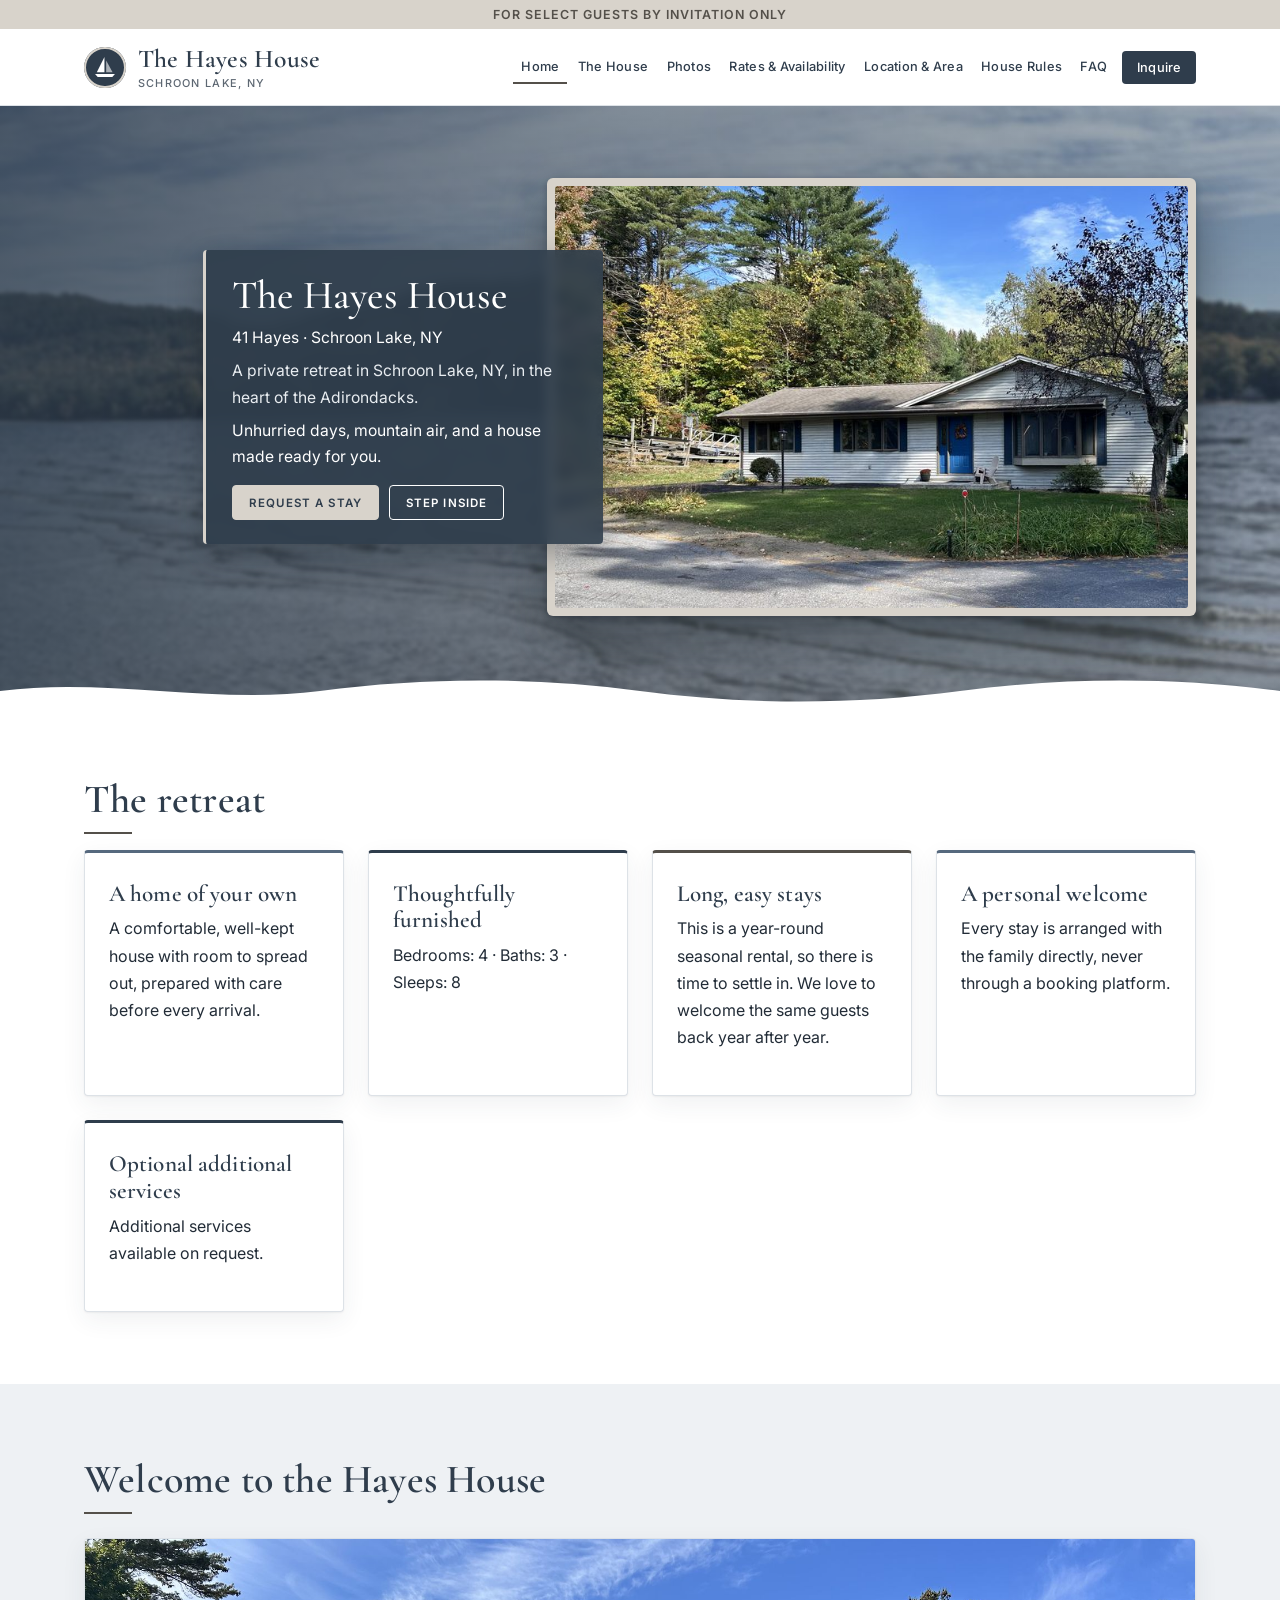
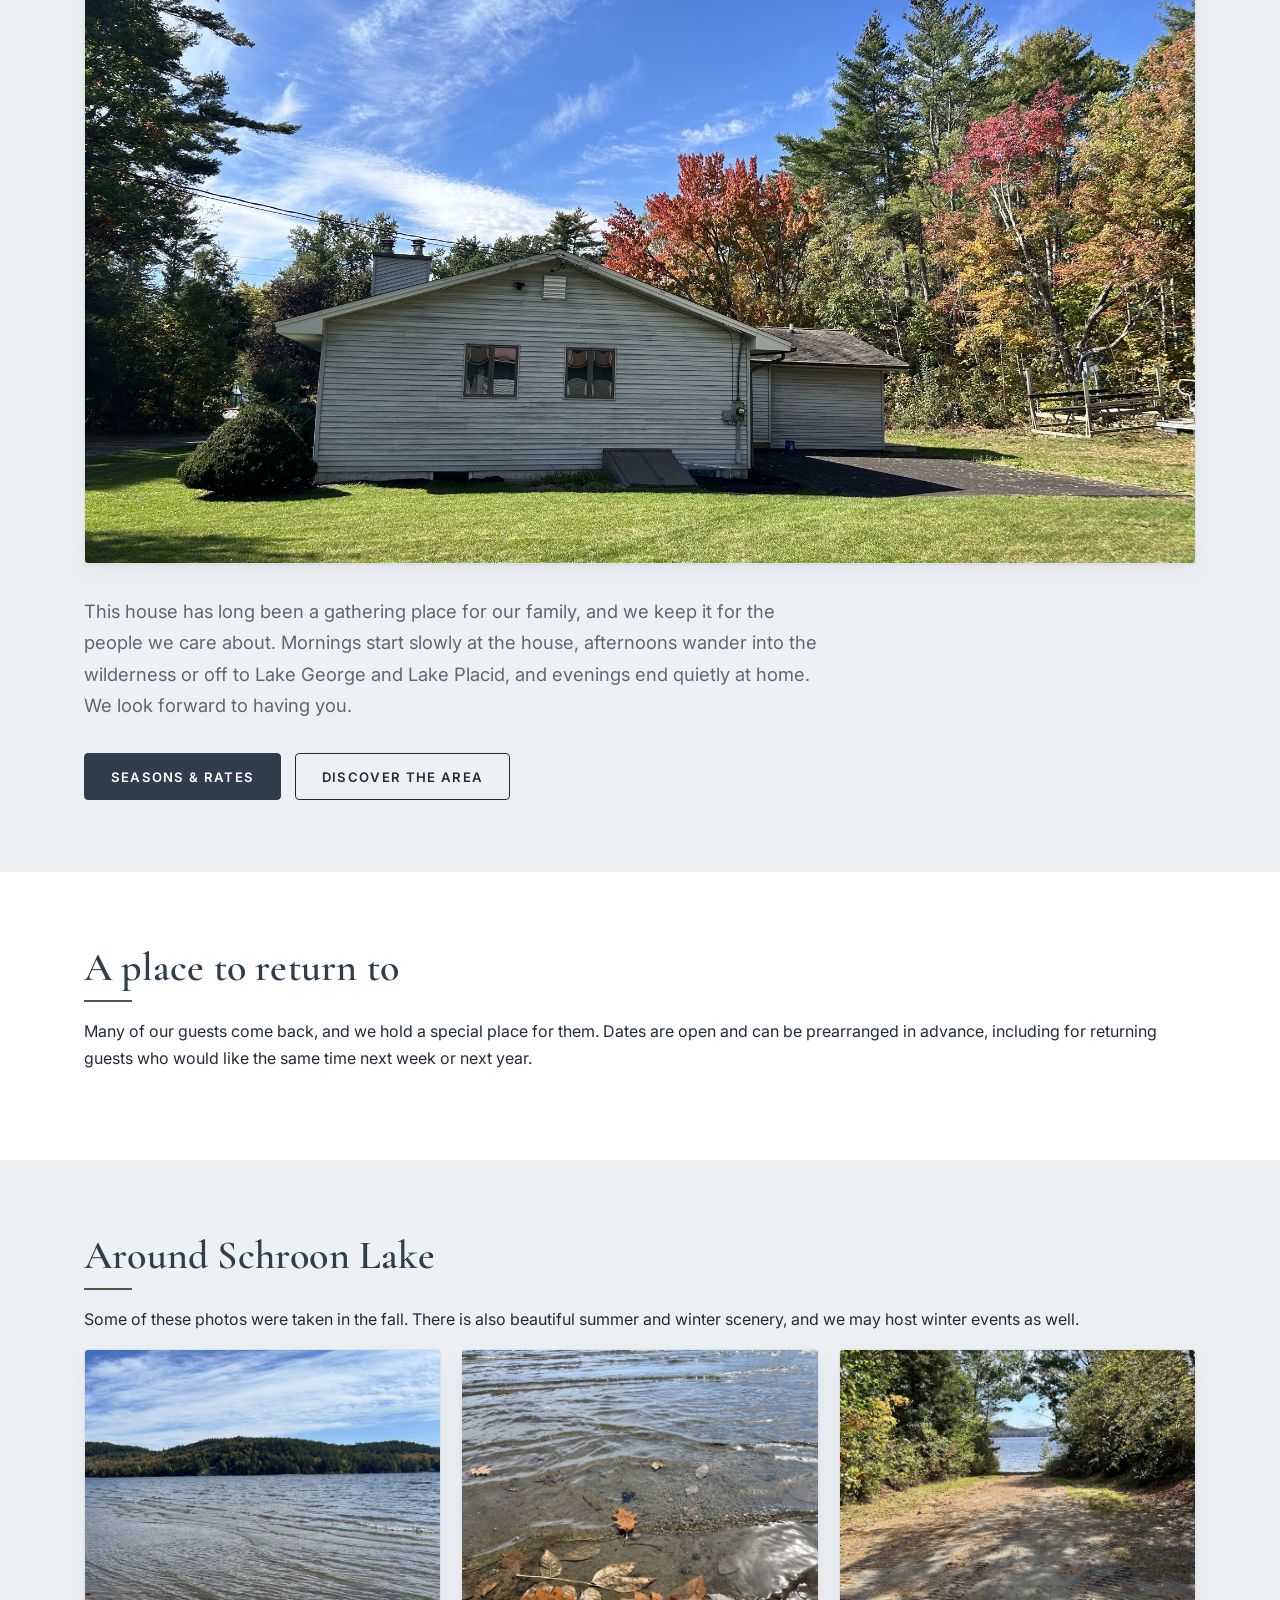
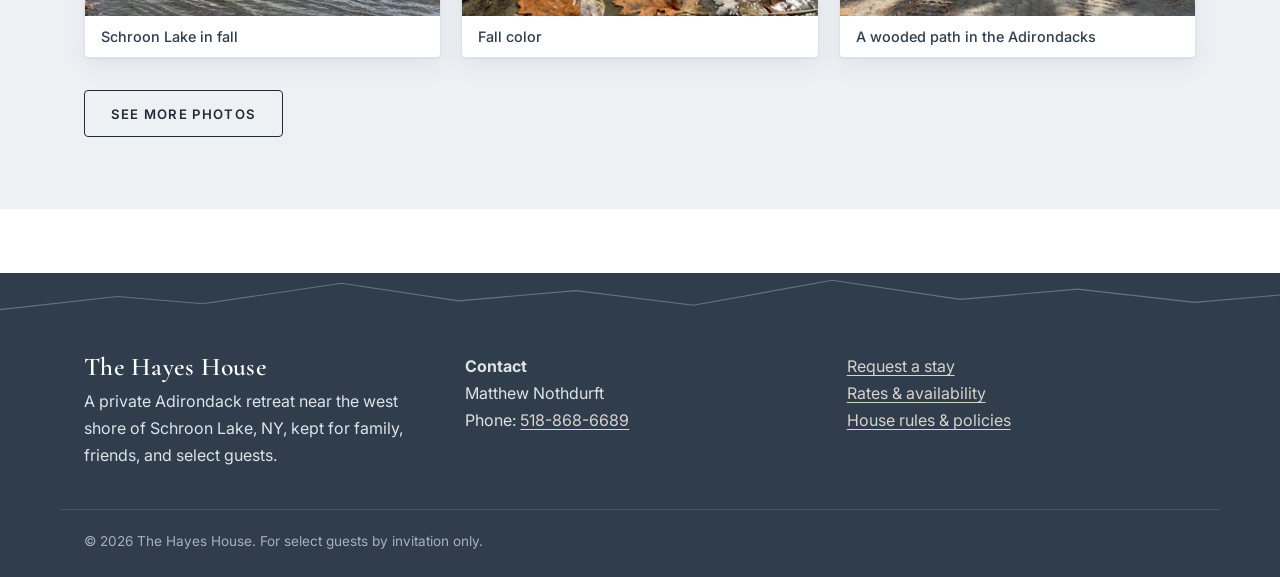
<file: index.html>
<!doctype html>
<html lang="en">
<head>
  <meta charset="utf-8">
  <meta name="viewport" content="width=device-width, initial-scale=1">
  <title>The Hayes House | 41 Hayes, Schroon Lake, NY</title>
  <meta name="description" content="The Hayes House, a private Adirondack retreat in Schroon Lake, NY, open to family, friends, and select guests by invitation.">
  <link rel="preconnect" href="https://fonts.googleapis.com">
  <link rel="preconnect" href="https://fonts.gstatic.com" crossorigin>
  <link rel="stylesheet" href="https://fonts.googleapis.com/css2?family=Cormorant+Garamond:wght@500;600;700&amp;family=Inter:wght@400;500;600&amp;display=swap"> <!-- optional web fonts; system fallbacks are used offline -->
  <link rel="stylesheet" href="css/style.css">
  <link rel="icon" href="images/favicon.svg" type="image/svg+xml">
  <script src="js/main.js?v=3" defer></script>
  <link rel="canonical" href="https://41hayes.com/">
  <meta property="og:type" content="website">
  <meta property="og:site_name" content="The Hayes House">
  <meta property="og:title" content="The Hayes House | 41 Hayes, Schroon Lake, NY">
  <meta property="og:description" content="The Hayes House, a private Adirondack retreat in Schroon Lake, NY, open to family, friends, and select guests by invitation.">
  <meta property="og:url" content="https://41hayes.com/">
  <meta property="og:image" content="https://41hayes.com/images/house-front.jpg">
  <meta name="twitter:card" content="summary_large_image">
  <script type="application/ld+json">
{
  "@context": "https://schema.org",
  "@type": "VacationRental",
  "name": "The Hayes House",
  "url": "https://41hayes.com/",
  "description": "The Hayes House, a private Adirondack retreat in Schroon Lake, NY, open to family, friends, and select guests by invitation.",
  "image": "https://41hayes.com/images/house-front.jpg",
  "telephone": "+1-518-868-6689",
  "address": {
    "@type": "PostalAddress",
    "streetAddress": "41 Hayes Road",
    "addressLocality": "Schroon Lake",
    "addressRegion": "New York",
    "postalCode": "12870",
    "addressCountry": "US"
  }
}
  </script>
</head>
<body>
  <a class="skip" href="#main">Skip to content</a>
  <div class="draft-banner" role="note">For select guests by invitation only</div>
  <header class="site-header">
    <div class="wrap header-inner">
      <a href="index.html" class="logo">
        <span class="logo-mark" aria-hidden="true"><svg viewBox="0 0 48 48" width="28" height="28" focusable="false"><path d="M23 7 V33 H10 Z" fill="currentColor"/><path d="M26 13 V33 H37 Z" fill="currentColor" opacity=".6"/><path d="M7 36 H41 L36.5 41 H11.5 Z" fill="currentColor"/></svg></span>
        <span><span class="logo-name" data-site="name">The Hayes House</span><span class="logo-sub">Schroon Lake, NY</span></span>
      </a>
      <button class="nav-toggle" type="button" aria-expanded="false" aria-controls="site-nav">Menu</button>
      <nav class="site-nav" id="site-nav" aria-label="Main">
        <ul>
          <li><a href="index.html">Home</a></li>
          <li><a href="house.html">The House</a></li>
          <li><a href="gallery.html">Photos</a></li>
          <li><a href="rates.html">Rates &amp; Availability</a></li>
          <li><a href="location.html">Location &amp; Area</a></li>
          <li><a href="rules.html">House Rules</a></li>
          <li><a href="faq.html">FAQ</a></li>
          <li><a href="inquire.html" class="nav-cta">Inquire</a></li>
        </ul>
      </nav>
    </div>
  </header>

  <main id="main">
    <section class="hero">
      <div class="wrap hero-grid"><div class="hero-panel">
        <h1>The Hayes House</h1>
        <p class="small" style="color:#fff">41 Hayes · Schroon Lake, NY</p>
        <p>A private retreat in Schroon Lake, NY, in the heart of the Adirondacks.</p>
        <p class="small" style="color:#fff">Unhurried days, mountain air, and a house made ready for you.</p>
        <div class="btn-row">
          <a class="btn" href="inquire.html">Request a stay</a>
          <a class="btn secondary" href="house.html">Step inside</a>
        </div>
      </div>
      <figure class="hero-photo"><img src="images/house-front-800.jpg" srcset="images/house-front-800.jpg 800w, images/house-front.jpg 1600w" sizes="(max-width: 860px) 100vw, 680px" alt="The Hayes House from the front: a white single-story home with blue shutters and a blue front door, set on a wide lawn under tall pines and early fall color" width="1600" height="1200" fetchpriority="high"></figure>
      </div>
    </section>

    <section class="section">
      <div class="wrap">
        <h2>The retreat</h2>
        <div class="grid">
          <div class="card steel"><h3>A home of your own</h3><p>A comfortable, well-kept house with room to spread out, prepared with care before every arrival.</p></div>
          <div class="card"><h3>Thoughtfully furnished</h3><p>Bedrooms: 4 · Baths: 3 · Sleeps: 8</p></div>
          <div class="card wood"><h3>Long, easy stays</h3><p>This is a year-round seasonal rental, so there is time to settle in. We love to welcome the same guests back year after year.</p></div>
          <div class="card steel"><h3>A personal welcome</h3><p>Every stay is arranged with the family directly, never through a booking platform.</p></div>
          <div class="card"><h3>Optional additional services</h3><p>Additional services available on request.</p></div>
        </div>
      </div>
    </section>

    <section class="section alt">
      <div class="wrap">
        <h2>Welcome to the Hayes House</h2>
        <figure class="feature-photo"><img src="images/side-and-garage-1000.jpg" srcset="images/side-and-garage-1000.jpg 1000w, images/side-and-garage.jpg 2000w" sizes="(max-width: 1100px) 100vw, 1100px" alt="Side of the house and attached garage with a paved driveway, a green lawn, and red and orange fall trees against a blue sky" loading="lazy" width="2000" height="1500"></figure>
        <p class="lead">This house has long been a gathering place for our family, and we keep it for the people we care about. Mornings start slowly at the house, afternoons wander into the wilderness or off to Lake George and Lake Placid, and evenings end quietly at home. We look forward to having you.</p>
        <div class="btn-row"><a class="btn" href="rates.html">Seasons &amp; rates</a><a class="btn secondary" href="location.html">Discover the area</a></div>
      </div>
    </section>

    <section class="section">
      <div class="wrap">
        <h2>A place to return to</h2>
        <p>Many of our guests come back, and we hold a special place for them. Dates are open and can be prearranged in advance, including for returning guests who would like the same time next week or next year.</p>
      </div>
    </section>
    <section class="section alt">
      <div class="wrap">
        <h2>Around Schroon Lake</h2>
        <p>Some of these photos were taken in the fall. There is also beautiful summer and winter scenery, and we may host winter events as well.</p>
        <div class="gallery three">
          <figure><img src="images/lake-shoreline-800.jpg" srcset="images/lake-shoreline-800.jpg 800w, images/lake-shoreline.jpg 1600w" sizes="(max-width: 600px) 100vw, 360px" alt="Schroon Lake on a clear fall day, with wooded hills in autumn color across the water" loading="lazy" width="1600" height="1200"><figcaption>Schroon Lake in fall</figcaption></figure>
          <figure><img src="images/lake-shallows-800.jpg" srcset="images/lake-shallows-800.jpg 800w, images/lake-shallows.jpg 1600w" sizes="(max-width: 600px) 100vw, 360px" alt="Fallen oak and maple leaves in clear, shallow lake water" loading="lazy" width="1600" height="1200"><figcaption>Fall color</figcaption></figure>
          <figure><img src="images/wooded-path-1000.jpg" srcset="images/wooded-path-1000.jpg 1000w, images/wooded-path.jpg 2000w" sizes="(max-width: 600px) 100vw, 360px" alt="A sandy path through tall pines and early fall foliage on a sunny day" loading="lazy" width="1500" height="2000"><figcaption>A wooded path in the Adirondacks</figcaption></figure>
        </div>
        <div class="btn-row"><a class="btn secondary" href="gallery.html">See more photos</a></div>
      </div>
    </section>
  </main>

  <footer class="site-footer">
    <svg class="ridge" viewBox="0 0 1200 60" preserveAspectRatio="none" aria-hidden="true" focusable="false"><path d="M0 50 L110 32 L190 42 L320 14 L430 38 L540 24 L650 44 L780 10 L900 36 L1010 22 L1120 40 L1200 30" fill="none" stroke="currentColor" stroke-width="1.5"/></svg>
    <div class="wrap footer-grid">
      <div>
        <p><span class="logo-name" data-site="name">The Hayes House</span>
        A private Adirondack retreat near the west shore of Schroon Lake, NY, kept for family, friends, and select guests.</p>
      </div>
      <div>
        <p><strong>Contact</strong><br>
        Matthew Nothdurft<br>
        Phone: <a href="tel:+15188686689">518-868-6689</a></p>
      </div>
      <div>
        <p><a href="inquire.html">Request a stay</a><br>
        <a href="rates.html">Rates &amp; availability</a><br>
        <a href="rules.html">House rules &amp; policies</a></p>
      </div>
    </div>
    <p class="wrap small">© <span data-year>2026</span> <span data-site="name">The Hayes House</span>. For select guests by invitation only.</p>
  </footer>
</body>
</html>
</file>
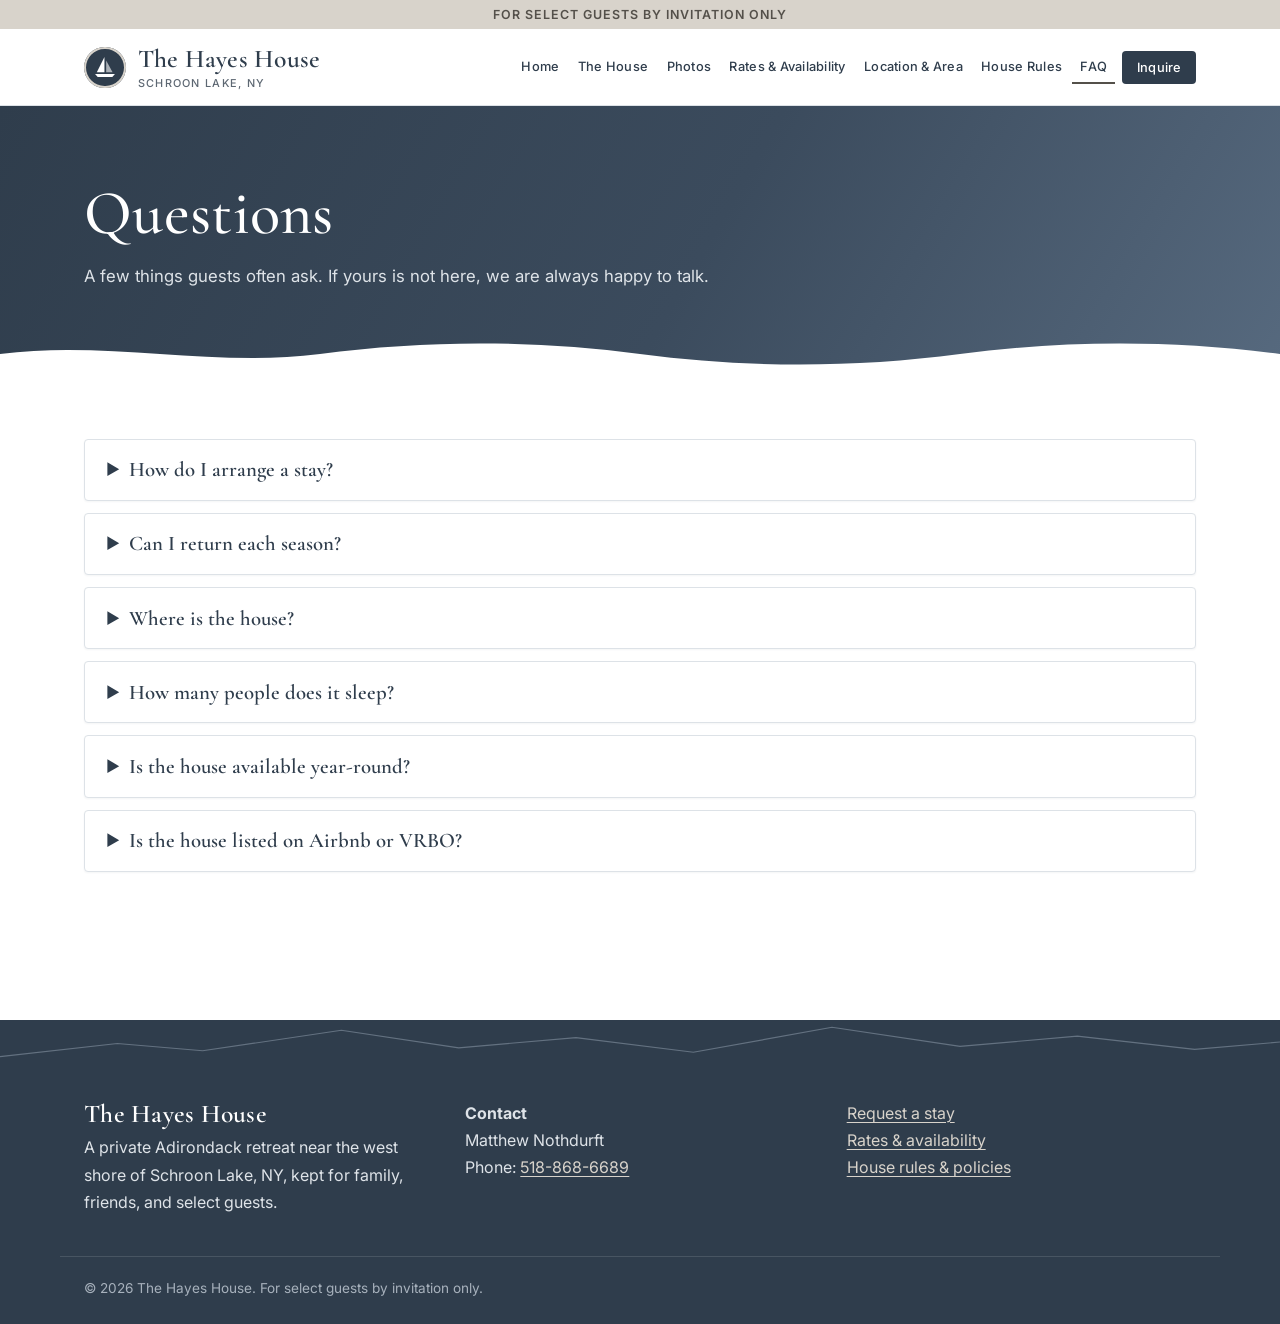
<file: faq.html>
<!doctype html>
<html lang="en">
<head>
  <meta charset="utf-8">
  <meta name="viewport" content="width=device-width, initial-scale=1">
  <title>FAQ | The Hayes House</title>
  <meta name="description" content="Frequently asked questions about renting The Hayes House.">
  <link rel="preconnect" href="https://fonts.googleapis.com">
  <link rel="preconnect" href="https://fonts.gstatic.com" crossorigin>
  <link rel="stylesheet" href="https://fonts.googleapis.com/css2?family=Cormorant+Garamond:wght@500;600;700&amp;family=Inter:wght@400;500;600&amp;display=swap"> <!-- optional web fonts; system fallbacks are used offline -->
  <link rel="stylesheet" href="css/style.css">
  <link rel="icon" href="images/favicon.svg" type="image/svg+xml">
  <script src="js/main.js?v=3" defer></script>
  <link rel="canonical" href="https://41hayes.com/faq.html">
  <meta property="og:type" content="website">
  <meta property="og:site_name" content="The Hayes House">
  <meta property="og:title" content="FAQ | The Hayes House">
  <meta property="og:description" content="Frequently asked questions about renting The Hayes House.">
  <meta property="og:url" content="https://41hayes.com/faq.html">
  <meta property="og:image" content="https://41hayes.com/images/house-front.jpg">
  <meta name="twitter:card" content="summary_large_image">
</head>
<body>
  <a class="skip" href="#main">Skip to content</a>
  <div class="draft-banner" role="note">For select guests by invitation only</div>
  <header class="site-header">
    <div class="wrap header-inner">
      <a href="index.html" class="logo">
        <span class="logo-mark" aria-hidden="true"><svg viewBox="0 0 48 48" width="28" height="28" focusable="false"><path d="M23 7 V33 H10 Z" fill="currentColor"/><path d="M26 13 V33 H37 Z" fill="currentColor" opacity=".6"/><path d="M7 36 H41 L36.5 41 H11.5 Z" fill="currentColor"/></svg></span>
        <span><span class="logo-name" data-site="name">The Hayes House</span><span class="logo-sub">Schroon Lake, NY</span></span>
      </a>
      <button class="nav-toggle" type="button" aria-expanded="false" aria-controls="site-nav">Menu</button>
      <nav class="site-nav" id="site-nav" aria-label="Main">
        <ul>
          <li><a href="index.html">Home</a></li>
          <li><a href="house.html">The House</a></li>
          <li><a href="gallery.html">Photos</a></li>
          <li><a href="rates.html">Rates &amp; Availability</a></li>
          <li><a href="location.html">Location &amp; Area</a></li>
          <li><a href="rules.html">House Rules</a></li>
          <li><a href="faq.html">FAQ</a></li>
          <li><a href="inquire.html" class="nav-cta">Inquire</a></li>
        </ul>
      </nav>
    </div>
  </header>

  <main id="main">
    <section class="page-hero">
      <div class="wrap">
        <h1>Questions</h1>
        <p>A few things guests often ask. If yours is not here, we are always happy to talk.</p>
      </div>
    </section>
    <section class="section">
      <div class="wrap">
        <details class="faq"><summary>How do I arrange a stay?</summary><p>Send us a note with your dates, and we will personally confirm availability, rates, and next steps.</p></details>
        <details class="faq"><summary>Can I return each season?</summary><p>We would love that. Returning guests hold a special place here. Stays can be prearranged in advance, including the same time next week or next year. This is a year-round seasonal rental, with a preference for guests who return year after year.</p></details>
        <details class="faq"><summary>Where is the house?</summary><p>The house is in Schroon Lake, NY, in the Adirondacks. See <a href="location.html">Location &amp; Area</a>.</p></details>
        <details class="faq"><summary>How many people does it sleep?</summary><p>Sleeps 8.</p></details>
        <details class="faq"><summary>Is the house available year-round?</summary><p>Yes. This is a year-round seasonal rental. Dates are completely open and fluid, and stays are arranged personally.</p></details>
        <details class="faq"><summary>Is the house listed on Airbnb or VRBO?</summary><p>No. Stays are arranged personally with our family.</p></details>
      </div>
    </section>
  </main>

  <footer class="site-footer">
    <svg class="ridge" viewBox="0 0 1200 60" preserveAspectRatio="none" aria-hidden="true" focusable="false"><path d="M0 50 L110 32 L190 42 L320 14 L430 38 L540 24 L650 44 L780 10 L900 36 L1010 22 L1120 40 L1200 30" fill="none" stroke="currentColor" stroke-width="1.5"/></svg>
    <div class="wrap footer-grid">
      <div>
        <p><span class="logo-name" data-site="name">The Hayes House</span>
        A private Adirondack retreat near the west shore of Schroon Lake, NY, kept for family, friends, and select guests.</p>
      </div>
      <div>
        <p><strong>Contact</strong><br>
        Matthew Nothdurft<br>
        Phone: <a href="tel:+15188686689">518-868-6689</a></p>
      </div>
      <div>
        <p><a href="inquire.html">Request a stay</a><br>
        <a href="rates.html">Rates &amp; availability</a><br>
        <a href="rules.html">House rules &amp; policies</a></p>
      </div>
    </div>
    <p class="wrap small">© <span data-year>2026</span> <span data-site="name">The Hayes House</span>. For select guests by invitation only.</p>
  </footer>
</body>
</html>
</file>
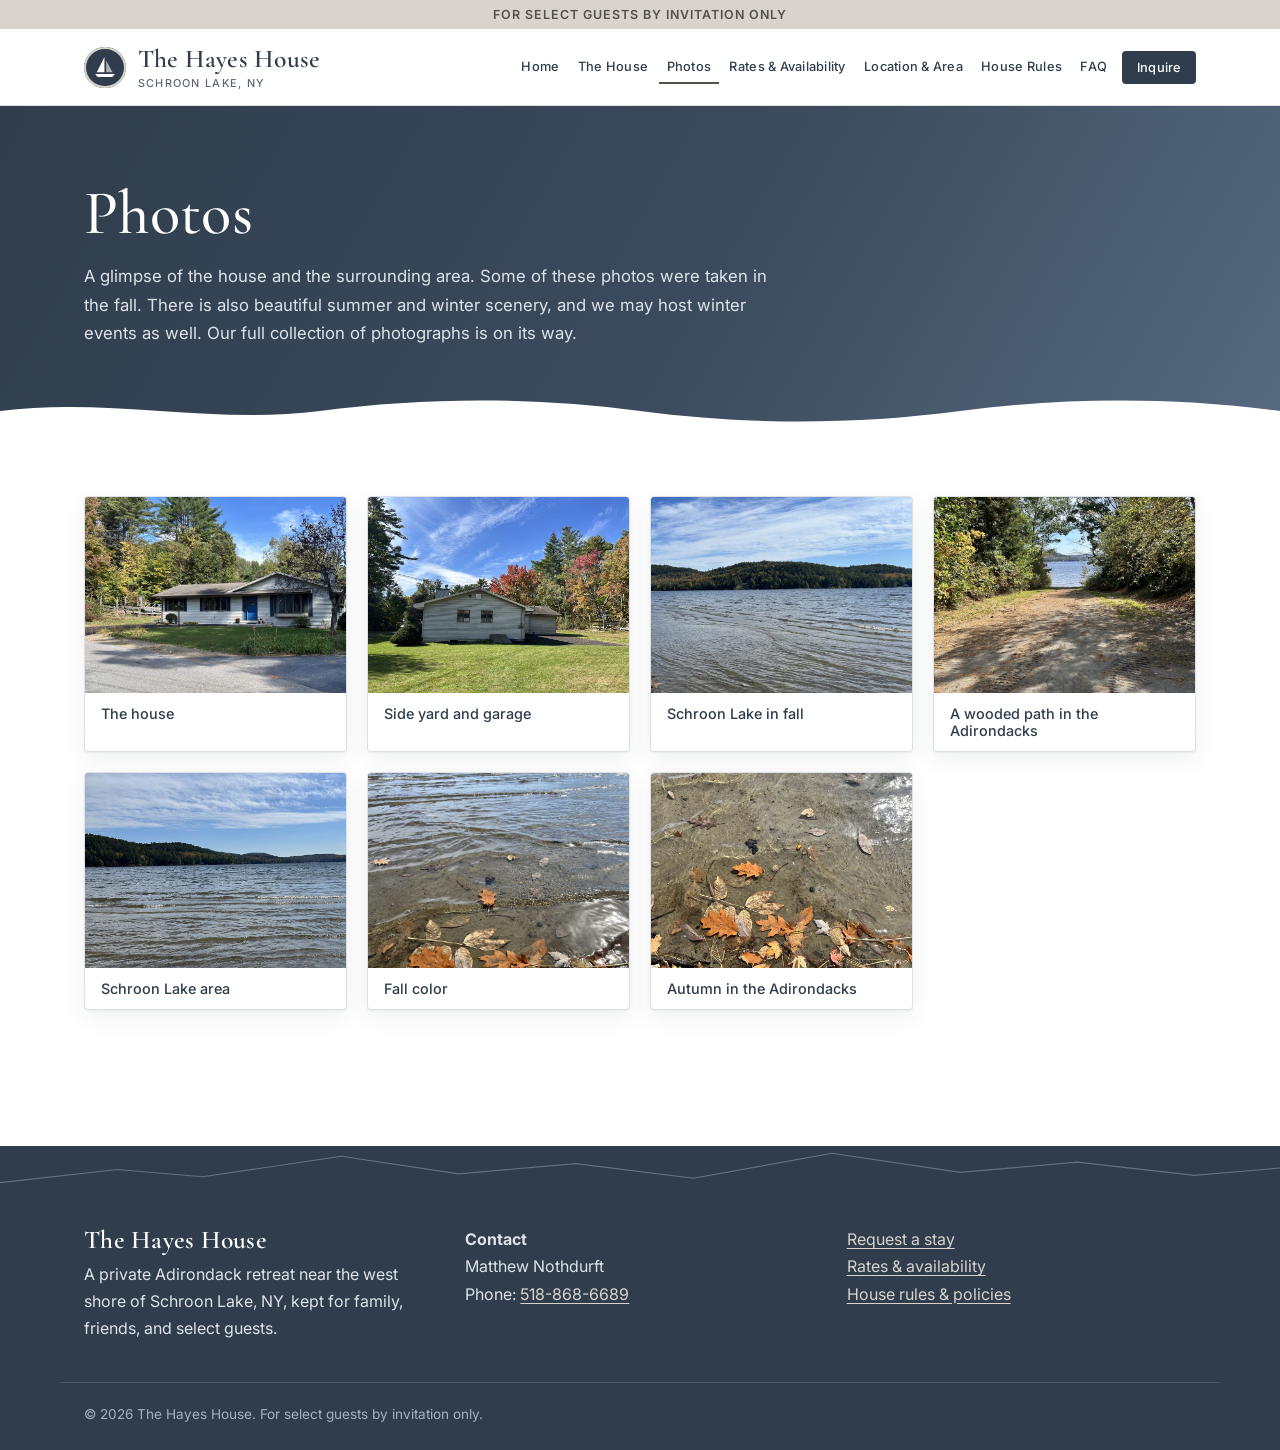
<file: gallery.html>
<!doctype html>
<html lang="en">
<head>
  <meta charset="utf-8">
  <meta name="viewport" content="width=device-width, initial-scale=1">
  <title>Photos | The Hayes House</title>
  <meta name="description" content="Photo gallery of The Hayes House in Schroon Lake, NY.">
  <link rel="preconnect" href="https://fonts.googleapis.com">
  <link rel="preconnect" href="https://fonts.gstatic.com" crossorigin>
  <link rel="stylesheet" href="https://fonts.googleapis.com/css2?family=Cormorant+Garamond:wght@500;600;700&amp;family=Inter:wght@400;500;600&amp;display=swap"> <!-- optional web fonts; system fallbacks are used offline -->
  <link rel="stylesheet" href="css/style.css">
  <link rel="icon" href="images/favicon.svg" type="image/svg+xml">
  <script src="js/main.js?v=3" defer></script>
  <link rel="canonical" href="https://41hayes.com/gallery.html">
  <meta property="og:type" content="website">
  <meta property="og:site_name" content="The Hayes House">
  <meta property="og:title" content="Photos | The Hayes House">
  <meta property="og:description" content="Photo gallery of The Hayes House in Schroon Lake, NY.">
  <meta property="og:url" content="https://41hayes.com/gallery.html">
  <meta property="og:image" content="https://41hayes.com/images/house-front.jpg">
  <meta name="twitter:card" content="summary_large_image">
</head>
<body>
  <a class="skip" href="#main">Skip to content</a>
  <div class="draft-banner" role="note">For select guests by invitation only</div>
  <header class="site-header">
    <div class="wrap header-inner">
      <a href="index.html" class="logo">
        <span class="logo-mark" aria-hidden="true"><svg viewBox="0 0 48 48" width="28" height="28" focusable="false"><path d="M23 7 V33 H10 Z" fill="currentColor"/><path d="M26 13 V33 H37 Z" fill="currentColor" opacity=".6"/><path d="M7 36 H41 L36.5 41 H11.5 Z" fill="currentColor"/></svg></span>
        <span><span class="logo-name" data-site="name">The Hayes House</span><span class="logo-sub">Schroon Lake, NY</span></span>
      </a>
      <button class="nav-toggle" type="button" aria-expanded="false" aria-controls="site-nav">Menu</button>
      <nav class="site-nav" id="site-nav" aria-label="Main">
        <ul>
          <li><a href="index.html">Home</a></li>
          <li><a href="house.html">The House</a></li>
          <li><a href="gallery.html">Photos</a></li>
          <li><a href="rates.html">Rates &amp; Availability</a></li>
          <li><a href="location.html">Location &amp; Area</a></li>
          <li><a href="rules.html">House Rules</a></li>
          <li><a href="faq.html">FAQ</a></li>
          <li><a href="inquire.html" class="nav-cta">Inquire</a></li>
        </ul>
      </nav>
    </div>
  </header>

  <main id="main">
    <section class="page-hero">
      <div class="wrap">
        <h1>Photos</h1>
        <p>A glimpse of the house and the surrounding area. Some of these photos were taken in the fall. There is also beautiful summer and winter scenery, and we may host winter events as well. Our full collection of photographs is on its way.</p>
      </div>
    </section>
    <section class="section">
      <div class="wrap">
        <div class="gallery">
          <figure><img src="images/house-front-800.jpg" srcset="images/house-front-800.jpg 800w, images/house-front.jpg 1600w" sizes="(max-width: 600px) 100vw, 400px" alt="The Hayes House from the front: a white single-story home with blue shutters and a blue front door, set on a wide lawn under tall pines and early fall color" loading="lazy" width="1600" height="1200"><figcaption>The house</figcaption></figure>
          <figure><img src="images/side-and-garage-1000.jpg" srcset="images/side-and-garage-1000.jpg 1000w, images/side-and-garage.jpg 2000w" sizes="(max-width: 600px) 100vw, 400px" alt="Side of the house and attached garage with a paved driveway, a green lawn, and red and orange fall trees against a blue sky" loading="lazy" width="2000" height="1500"><figcaption>Side yard and garage</figcaption></figure>
          <figure><img src="images/lake-shoreline-800.jpg" srcset="images/lake-shoreline-800.jpg 800w, images/lake-shoreline.jpg 1600w" sizes="(max-width: 600px) 100vw, 400px" alt="Schroon Lake on a clear fall day, with wooded hills in autumn color across the water" loading="lazy" width="1600" height="1200"><figcaption>Schroon Lake in fall</figcaption></figure>
          <figure><img src="images/wooded-path-1000.jpg" srcset="images/wooded-path-1000.jpg 1000w, images/wooded-path.jpg 2000w" sizes="(max-width: 600px) 100vw, 400px" alt="A sandy path through tall pines and early fall foliage on a sunny day" loading="lazy" width="1500" height="2000"><figcaption>A wooded path in the Adirondacks</figcaption></figure>
          <figure><img src="images/area-view-1000.jpg" srcset="images/area-view-1000.jpg 1000w, images/area-view.jpg 2000w" sizes="(max-width: 600px) 100vw, 400px" alt="Wispy clouds over wooded Adirondack hills on a clear autumn day" loading="lazy" width="2000" height="1500"><figcaption>Schroon Lake area</figcaption></figure>
          <figure><img src="images/lake-shallows-800.jpg" srcset="images/lake-shallows-800.jpg 800w, images/lake-shallows.jpg 1600w" sizes="(max-width: 600px) 100vw, 400px" alt="Fallen oak and maple leaves in clear, shallow lake water" loading="lazy" width="1600" height="1200"><figcaption>Fall color</figcaption></figure>
          <figure><img src="images/autumn-leaves-1000.jpg" srcset="images/autumn-leaves-1000.jpg 1000w, images/autumn-leaves.jpg 2000w" sizes="(max-width: 600px) 100vw, 400px" alt="Orange and gold autumn leaves" loading="lazy" width="2000" height="1500"><figcaption>Autumn in the Adirondacks</figcaption></figure>
        </div>
      </div>
    </section>
  </main>

  <footer class="site-footer">
    <svg class="ridge" viewBox="0 0 1200 60" preserveAspectRatio="none" aria-hidden="true" focusable="false"><path d="M0 50 L110 32 L190 42 L320 14 L430 38 L540 24 L650 44 L780 10 L900 36 L1010 22 L1120 40 L1200 30" fill="none" stroke="currentColor" stroke-width="1.5"/></svg>
    <div class="wrap footer-grid">
      <div>
        <p><span class="logo-name" data-site="name">The Hayes House</span>
        A private Adirondack retreat near the west shore of Schroon Lake, NY, kept for family, friends, and select guests.</p>
      </div>
      <div>
        <p><strong>Contact</strong><br>
        Matthew Nothdurft<br>
        Phone: <a href="tel:+15188686689">518-868-6689</a></p>
      </div>
      <div>
        <p><a href="inquire.html">Request a stay</a><br>
        <a href="rates.html">Rates &amp; availability</a><br>
        <a href="rules.html">House rules &amp; policies</a></p>
      </div>
    </div>
    <p class="wrap small">© <span data-year>2026</span> <span data-site="name">The Hayes House</span>. For select guests by invitation only.</p>
  </footer>
</body>
</html>
</file>
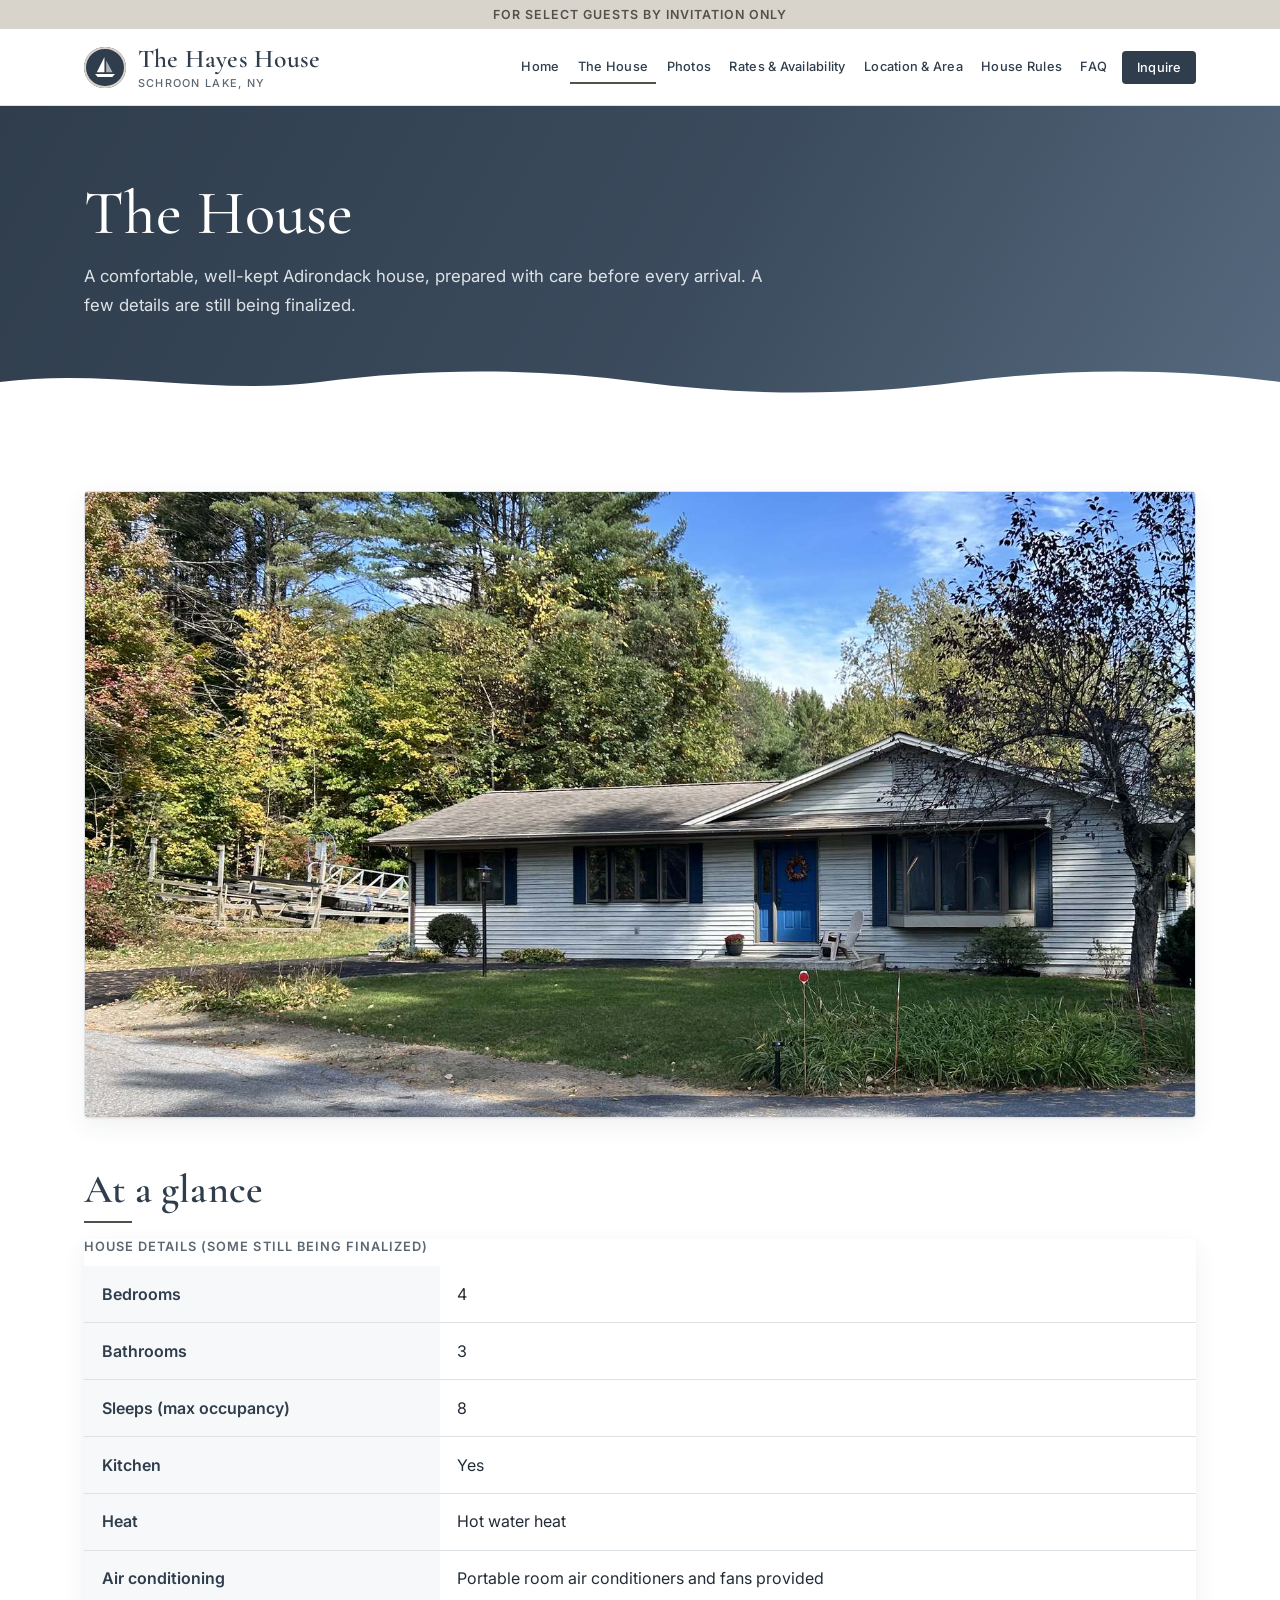
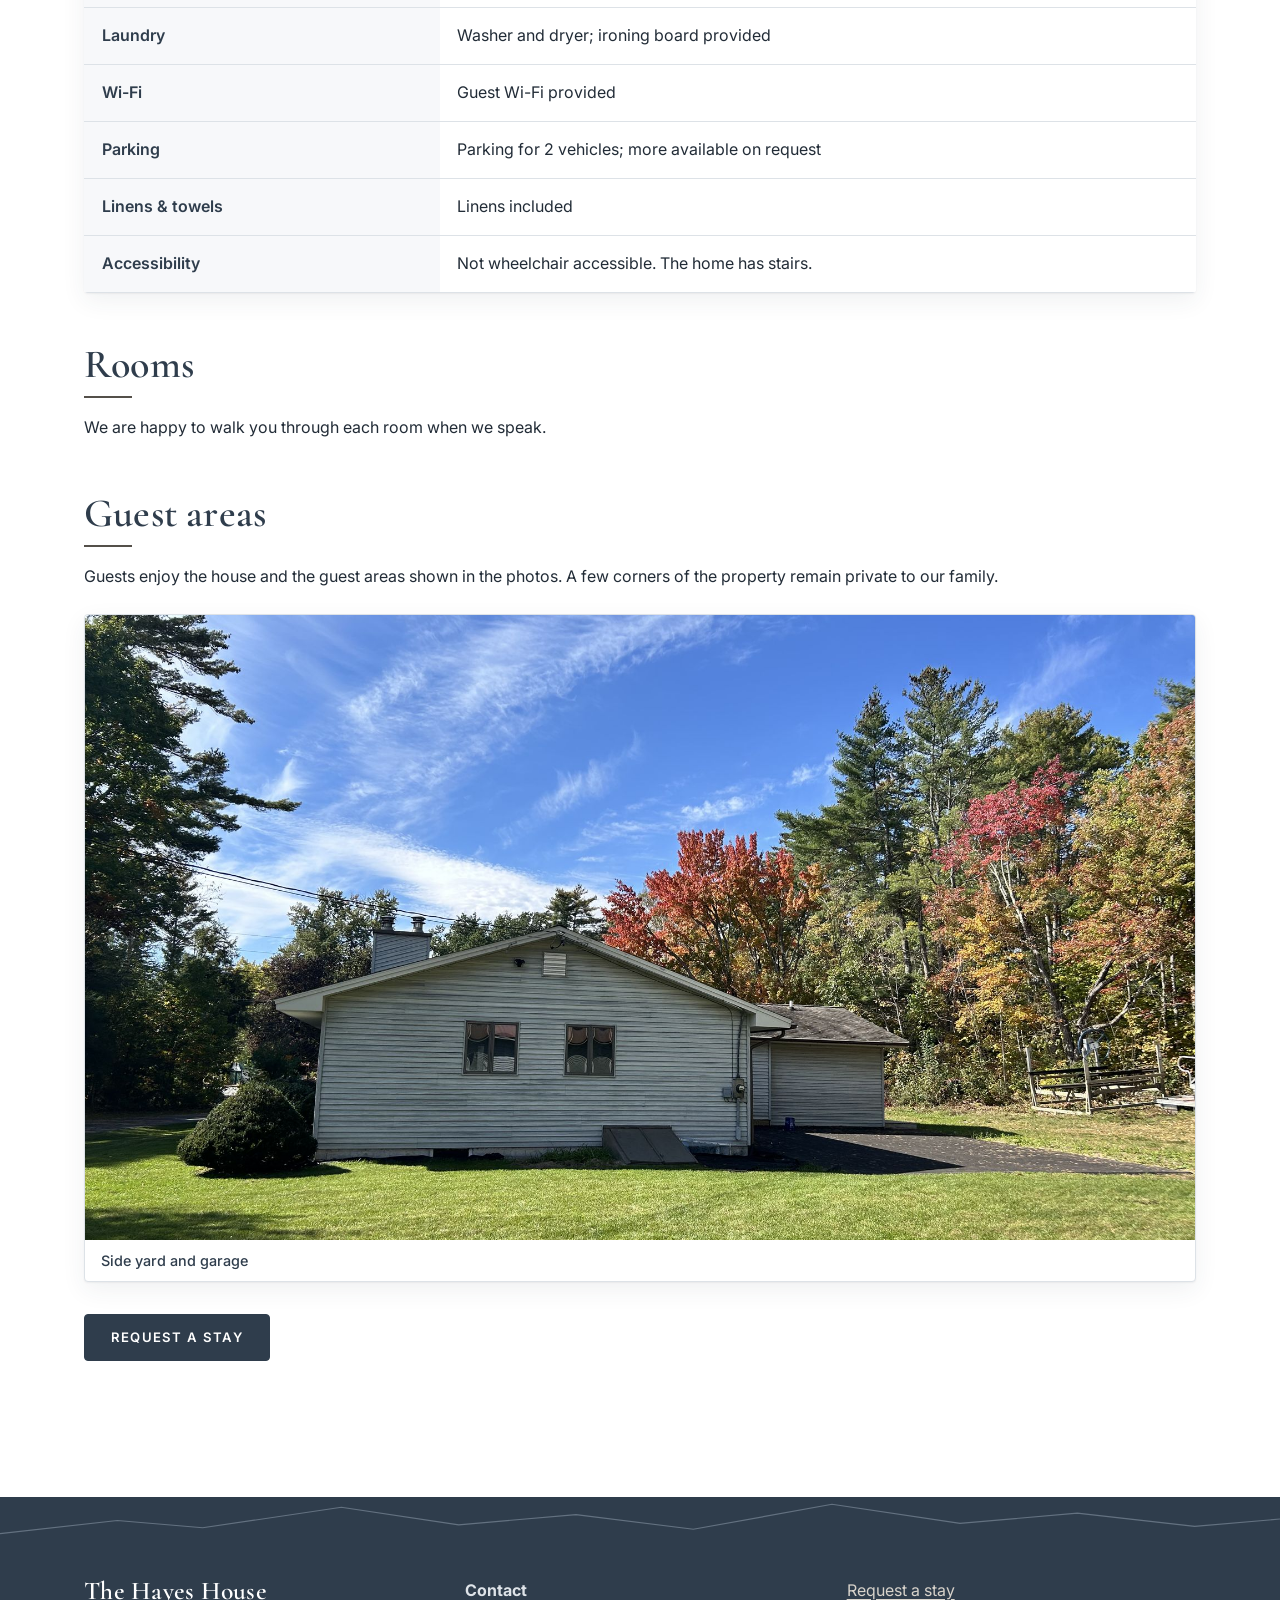
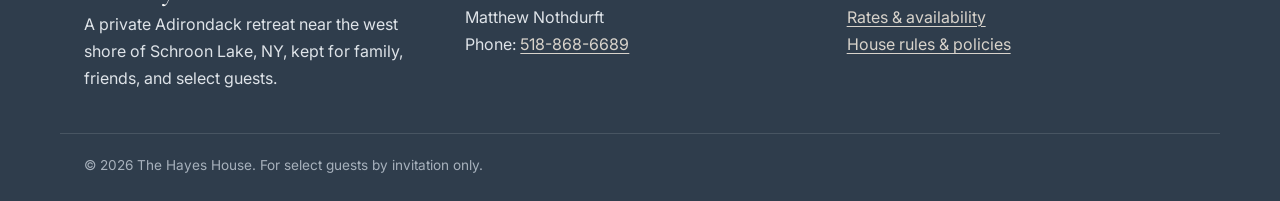
<file: house.html>
<!doctype html>
<html lang="en">
<head>
  <meta charset="utf-8">
  <meta name="viewport" content="width=device-width, initial-scale=1">
  <title>The House | The Hayes House</title>
  <meta name="description" content="Rooms, layout and amenities at The Hayes House in Schroon Lake, NY.">
  <link rel="preconnect" href="https://fonts.googleapis.com">
  <link rel="preconnect" href="https://fonts.gstatic.com" crossorigin>
  <link rel="stylesheet" href="https://fonts.googleapis.com/css2?family=Cormorant+Garamond:wght@500;600;700&amp;family=Inter:wght@400;500;600&amp;display=swap"> <!-- optional web fonts; system fallbacks are used offline -->
  <link rel="stylesheet" href="css/style.css">
  <link rel="icon" href="images/favicon.svg" type="image/svg+xml">
  <script src="js/main.js?v=3" defer></script>
  <link rel="canonical" href="https://41hayes.com/house.html">
  <meta property="og:type" content="website">
  <meta property="og:site_name" content="The Hayes House">
  <meta property="og:title" content="The House | The Hayes House">
  <meta property="og:description" content="Rooms, layout and amenities at The Hayes House in Schroon Lake, NY.">
  <meta property="og:url" content="https://41hayes.com/house.html">
  <meta property="og:image" content="https://41hayes.com/images/house-front.jpg">
  <meta name="twitter:card" content="summary_large_image">
</head>
<body>
  <a class="skip" href="#main">Skip to content</a>
  <div class="draft-banner" role="note">For select guests by invitation only</div>
  <header class="site-header">
    <div class="wrap header-inner">
      <a href="index.html" class="logo">
        <span class="logo-mark" aria-hidden="true"><svg viewBox="0 0 48 48" width="28" height="28" focusable="false"><path d="M23 7 V33 H10 Z" fill="currentColor"/><path d="M26 13 V33 H37 Z" fill="currentColor" opacity=".6"/><path d="M7 36 H41 L36.5 41 H11.5 Z" fill="currentColor"/></svg></span>
        <span><span class="logo-name" data-site="name">The Hayes House</span><span class="logo-sub">Schroon Lake, NY</span></span>
      </a>
      <button class="nav-toggle" type="button" aria-expanded="false" aria-controls="site-nav">Menu</button>
      <nav class="site-nav" id="site-nav" aria-label="Main">
        <ul>
          <li><a href="index.html">Home</a></li>
          <li><a href="house.html">The House</a></li>
          <li><a href="gallery.html">Photos</a></li>
          <li><a href="rates.html">Rates &amp; Availability</a></li>
          <li><a href="location.html">Location &amp; Area</a></li>
          <li><a href="rules.html">House Rules</a></li>
          <li><a href="faq.html">FAQ</a></li>
          <li><a href="inquire.html" class="nav-cta">Inquire</a></li>
        </ul>
      </nav>
    </div>
  </header>

  <main id="main">
    <section class="page-hero">
      <div class="wrap">
        <h1>The House</h1>
        <p>A comfortable, well-kept Adirondack house, prepared with care before every arrival. A few details are still being finalized.</p>
      </div>
    </section>
    <section class="section">
      <div class="wrap">
        <figure class="feature-photo"><img src="images/house-front-800.jpg" srcset="images/house-front-800.jpg 800w, images/house-front.jpg 1600w" sizes="(max-width: 1100px) 100vw, 1100px" alt="The Hayes House from the front: a white single-story home with blue shutters and a blue front door, set on a wide lawn under tall pines and early fall color" width="1600" height="1200"></figure>
        <h2>At a glance</h2>
        <div class="table-wrap">
          <table>
            <caption>House details (some still being finalized)</caption>
            <tbody>
              <tr><th scope="row">Bedrooms</th><td>4</td></tr>
              <tr><th scope="row">Bathrooms</th><td>3</td></tr>
              <tr><th scope="row">Sleeps (max occupancy)</th><td>8</td></tr>
              <tr><th scope="row">Kitchen</th><td>Yes</td></tr>
              <tr><th scope="row">Heat</th><td>Hot water heat</td></tr>
              <tr><th scope="row">Air conditioning</th><td>Portable room air conditioners and fans provided</td></tr>
              <tr><th scope="row">Laundry</th><td>Washer and dryer; ironing board provided</td></tr>
              <tr><th scope="row">Wi-Fi</th><td>Guest Wi-Fi provided</td></tr>
              <tr><th scope="row">Parking</th><td>Parking for 2 vehicles; more available on request</td></tr>
              <tr><th scope="row">Linens &amp; towels</th><td>Linens included</td></tr>
              <tr><th scope="row">Accessibility</th><td>Not wheelchair accessible. The home has stairs.</td></tr>
            </tbody>
          </table>
        </div>

        <h2>Rooms</h2>
        <p>We are happy to walk you through each room when we speak.</p>

        <h2>Guest areas</h2>
        <p>Guests enjoy the house and the guest areas shown in the photos. A few corners of the property remain private to our family.</p>
        <figure class="feature-photo"><img src="images/side-and-garage-1000.jpg" srcset="images/side-and-garage-1000.jpg 1000w, images/side-and-garage.jpg 2000w" sizes="(max-width: 1100px) 100vw, 1100px" alt="Side of the house and attached garage with a paved driveway, a green lawn, and red and orange fall trees against a blue sky" loading="lazy" width="2000" height="1500"><figcaption>Side yard and garage</figcaption></figure>
        <div class="btn-row"><a class="btn" href="inquire.html">Request a stay</a></div>
      </div>
    </section>
  </main>

  <footer class="site-footer">
    <svg class="ridge" viewBox="0 0 1200 60" preserveAspectRatio="none" aria-hidden="true" focusable="false"><path d="M0 50 L110 32 L190 42 L320 14 L430 38 L540 24 L650 44 L780 10 L900 36 L1010 22 L1120 40 L1200 30" fill="none" stroke="currentColor" stroke-width="1.5"/></svg>
    <div class="wrap footer-grid">
      <div>
        <p><span class="logo-name" data-site="name">The Hayes House</span>
        A private Adirondack retreat near the west shore of Schroon Lake, NY, kept for family, friends, and select guests.</p>
      </div>
      <div>
        <p><strong>Contact</strong><br>
        Matthew Nothdurft<br>
        Phone: <a href="tel:+15188686689">518-868-6689</a></p>
      </div>
      <div>
        <p><a href="inquire.html">Request a stay</a><br>
        <a href="rates.html">Rates &amp; availability</a><br>
        <a href="rules.html">House rules &amp; policies</a></p>
      </div>
    </div>
    <p class="wrap small">© <span data-year>2026</span> <span data-site="name">The Hayes House</span>. For select guests by invitation only.</p>
  </footer>
</body>
</html>
</file>
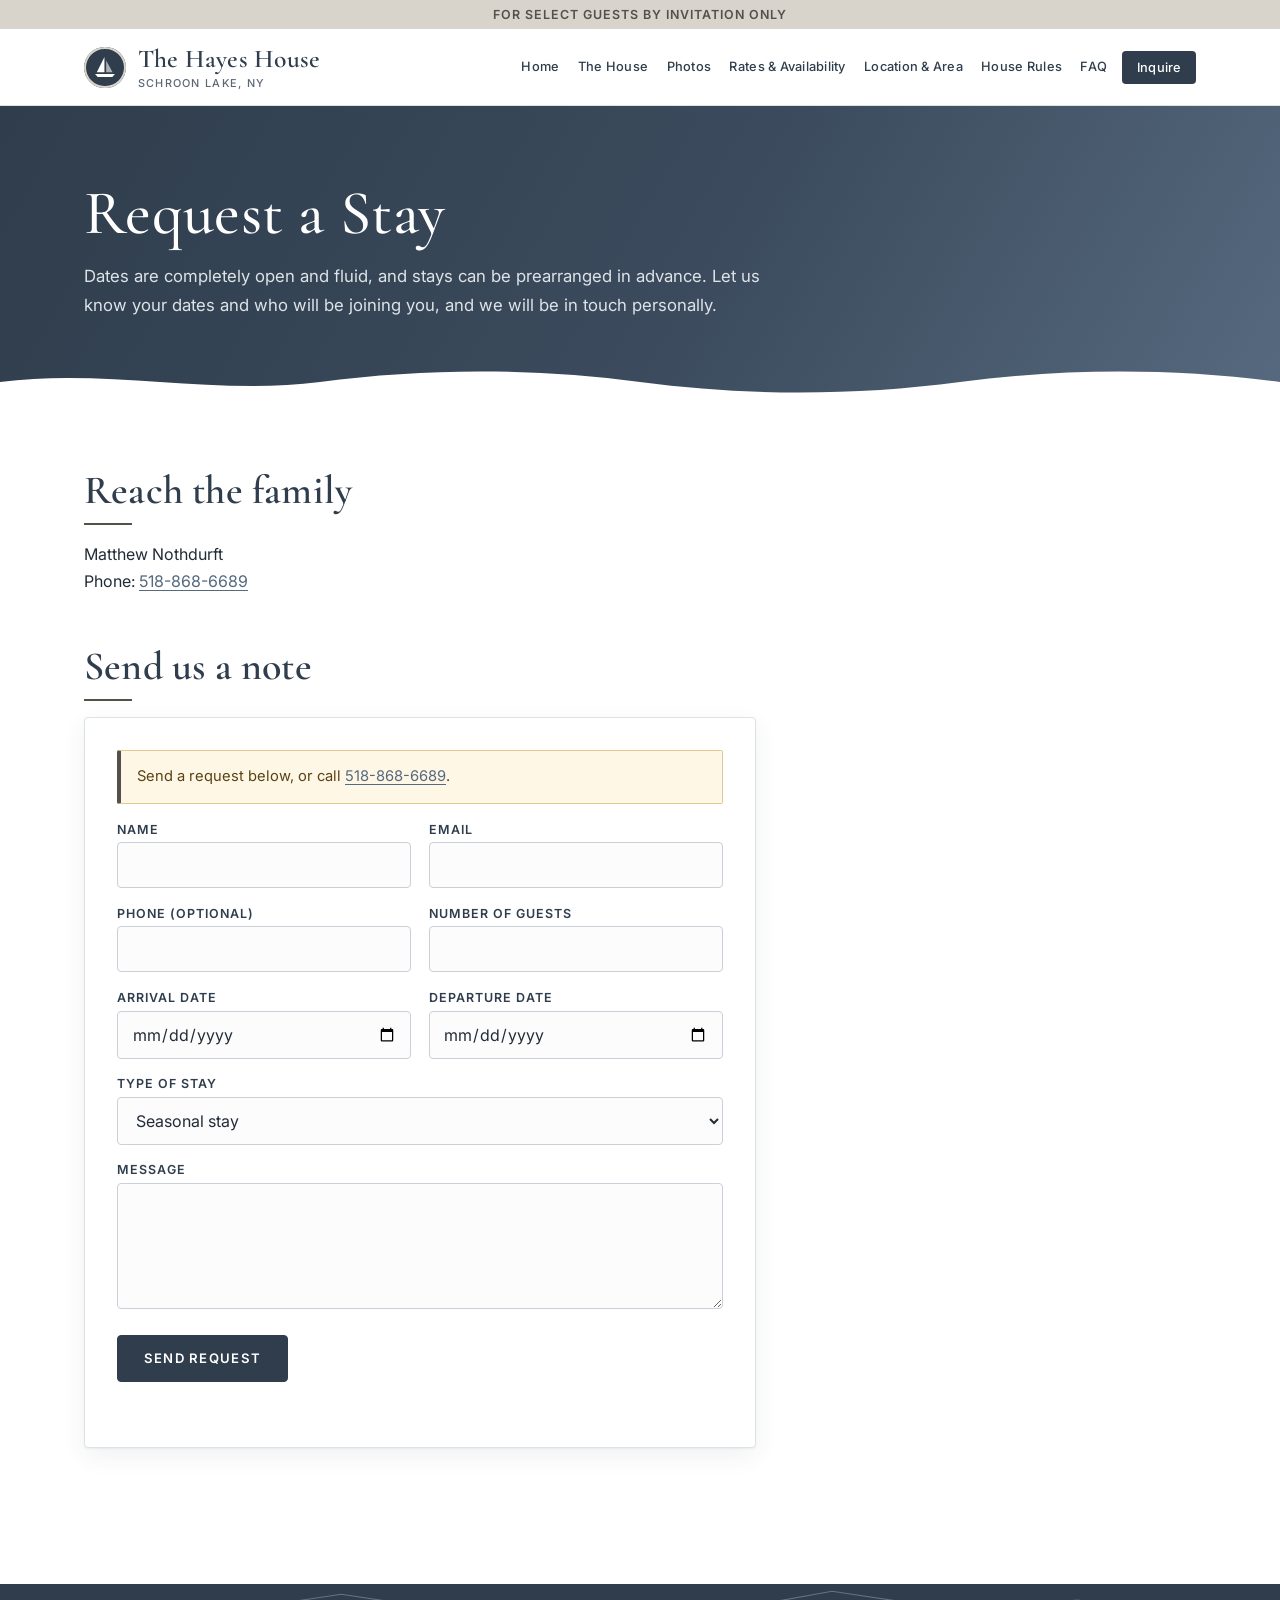
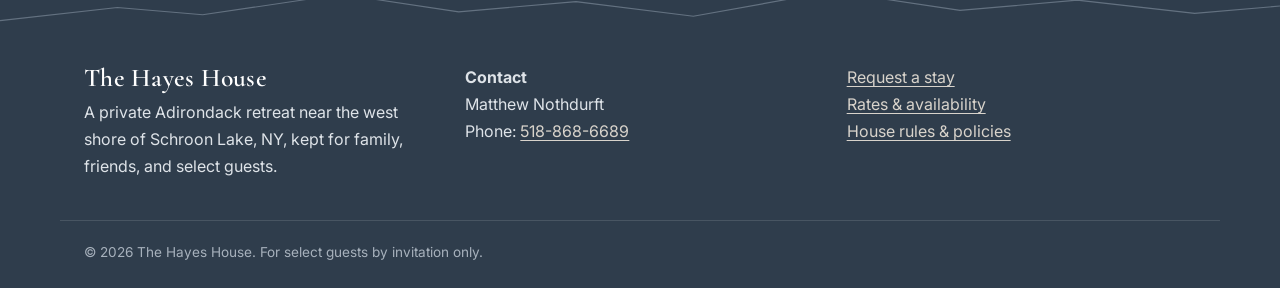
<file: inquire.html>
<!doctype html>
<html lang="en">
<head>
  <meta charset="utf-8">
  <meta name="viewport" content="width=device-width, initial-scale=1">
  <title>Inquire | The Hayes House</title>
  <meta name="description" content="Check availability and inquire about renting The Hayes House.">
  <link rel="preconnect" href="https://fonts.googleapis.com">
  <link rel="preconnect" href="https://fonts.gstatic.com" crossorigin>
  <link rel="stylesheet" href="https://fonts.googleapis.com/css2?family=Cormorant+Garamond:wght@500;600;700&amp;family=Inter:wght@400;500;600&amp;display=swap"> <!-- optional web fonts; system fallbacks are used offline -->
  <link rel="stylesheet" href="css/style.css">
  <link rel="icon" href="images/favicon.svg" type="image/svg+xml">
  <script src="js/main.js?v=3" defer></script>
  <link rel="canonical" href="https://41hayes.com/inquire.html">
  <meta property="og:type" content="website">
  <meta property="og:site_name" content="The Hayes House">
  <meta property="og:title" content="Inquire | The Hayes House">
  <meta property="og:description" content="Check availability and inquire about renting The Hayes House.">
  <meta property="og:url" content="https://41hayes.com/inquire.html">
  <meta property="og:image" content="https://41hayes.com/images/house-front.jpg">
  <meta name="twitter:card" content="summary_large_image">
</head>
<body>
  <a class="skip" href="#main">Skip to content</a>
  <div class="draft-banner" role="note">For select guests by invitation only</div>
  <header class="site-header">
    <div class="wrap header-inner">
      <a href="index.html" class="logo">
        <span class="logo-mark" aria-hidden="true"><svg viewBox="0 0 48 48" width="28" height="28" focusable="false"><path d="M23 7 V33 H10 Z" fill="currentColor"/><path d="M26 13 V33 H37 Z" fill="currentColor" opacity=".6"/><path d="M7 36 H41 L36.5 41 H11.5 Z" fill="currentColor"/></svg></span>
        <span><span class="logo-name" data-site="name">The Hayes House</span><span class="logo-sub">Schroon Lake, NY</span></span>
      </a>
      <button class="nav-toggle" type="button" aria-expanded="false" aria-controls="site-nav">Menu</button>
      <nav class="site-nav" id="site-nav" aria-label="Main">
        <ul>
          <li><a href="index.html">Home</a></li>
          <li><a href="house.html">The House</a></li>
          <li><a href="gallery.html">Photos</a></li>
          <li><a href="rates.html">Rates &amp; Availability</a></li>
          <li><a href="location.html">Location &amp; Area</a></li>
          <li><a href="rules.html">House Rules</a></li>
          <li><a href="faq.html">FAQ</a></li>
          <li><a href="inquire.html" class="nav-cta">Inquire</a></li>
        </ul>
      </nav>
    </div>
  </header>

  <main id="main">
    <section class="page-hero">
      <div class="wrap">
        <h1>Request a Stay</h1>
        <p>Dates are completely open and fluid, and stays can be prearranged in advance. Let us know your dates and who will be joining you, and we will be in touch personally.</p>
      </div>
    </section>
    <section class="section">
      <div class="wrap">
        <h2>Reach the family</h2>
        <p>Matthew Nothdurft<br>
        Phone: <a href="tel:+15188686689">518-868-6689</a></p>

        <h2>Send us a note</h2>
        <form class="inquiry" id="inquiry-form" action="https://formspree.io/f/myeeepde" method="POST">
          <p class="form-note">Send a request below, or call <a href="tel:+15188686689">518-868-6689</a>.</p>
          <input type="text" name="_gotcha" style="display:none" tabindex="-1" autocomplete="off">
          <input type="hidden" name="_subject" value="41 Hayes stay request">
          <div class="form-row">
            <div><label for="name">Name</label><input id="name" name="name" autocomplete="name" required></div>
            <div><label for="email">Email</label><input id="email" name="email" type="email" autocomplete="email" required></div>
          </div>
          <div class="form-row">
            <div><label for="phone">Phone (optional)</label><input id="phone" name="phone" type="tel" autocomplete="tel"></div>
            <div><label for="guests">Number of guests</label><input id="guests" name="guests" type="number" min="1"></div>
          </div>
          <div class="form-row">
            <div><label for="arrive">Arrival date</label><input id="arrive" name="arrive" type="date"></div>
            <div><label for="depart">Departure date</label><input id="depart" name="depart" type="date"></div>
          </div>
          <div>
            <label for="stay">Type of stay</label>
            <select id="stay" name="stay"><option>Seasonal stay</option><option>Returning guest, same dates</option><option>Other</option></select>
          </div>
          <div><label for="message">Message</label><textarea id="message" name="message" rows="5"></textarea></div>
          <div><button class="btn" type="submit">Send request</button></div>
          <p id="form-status" role="status" tabindex="-1" aria-live="polite"></p>
        </form>
      </div>
    </section>
  </main>

  <footer class="site-footer">
    <svg class="ridge" viewBox="0 0 1200 60" preserveAspectRatio="none" aria-hidden="true" focusable="false"><path d="M0 50 L110 32 L190 42 L320 14 L430 38 L540 24 L650 44 L780 10 L900 36 L1010 22 L1120 40 L1200 30" fill="none" stroke="currentColor" stroke-width="1.5"/></svg>
    <div class="wrap footer-grid">
      <div>
        <p><span class="logo-name" data-site="name">The Hayes House</span>
        A private Adirondack retreat near the west shore of Schroon Lake, NY, kept for family, friends, and select guests.</p>
      </div>
      <div>
        <p><strong>Contact</strong><br>
        Matthew Nothdurft<br>
        Phone: <a href="tel:+15188686689">518-868-6689</a></p>
      </div>
      <div>
        <p><a href="inquire.html">Request a stay</a><br>
        <a href="rates.html">Rates &amp; availability</a><br>
        <a href="rules.html">House rules &amp; policies</a></p>
      </div>
    </div>
    <p class="wrap small">© <span data-year>2026</span> <span data-site="name">The Hayes House</span>. For select guests by invitation only.</p>
  </footer>
</body>
</html>
</file>
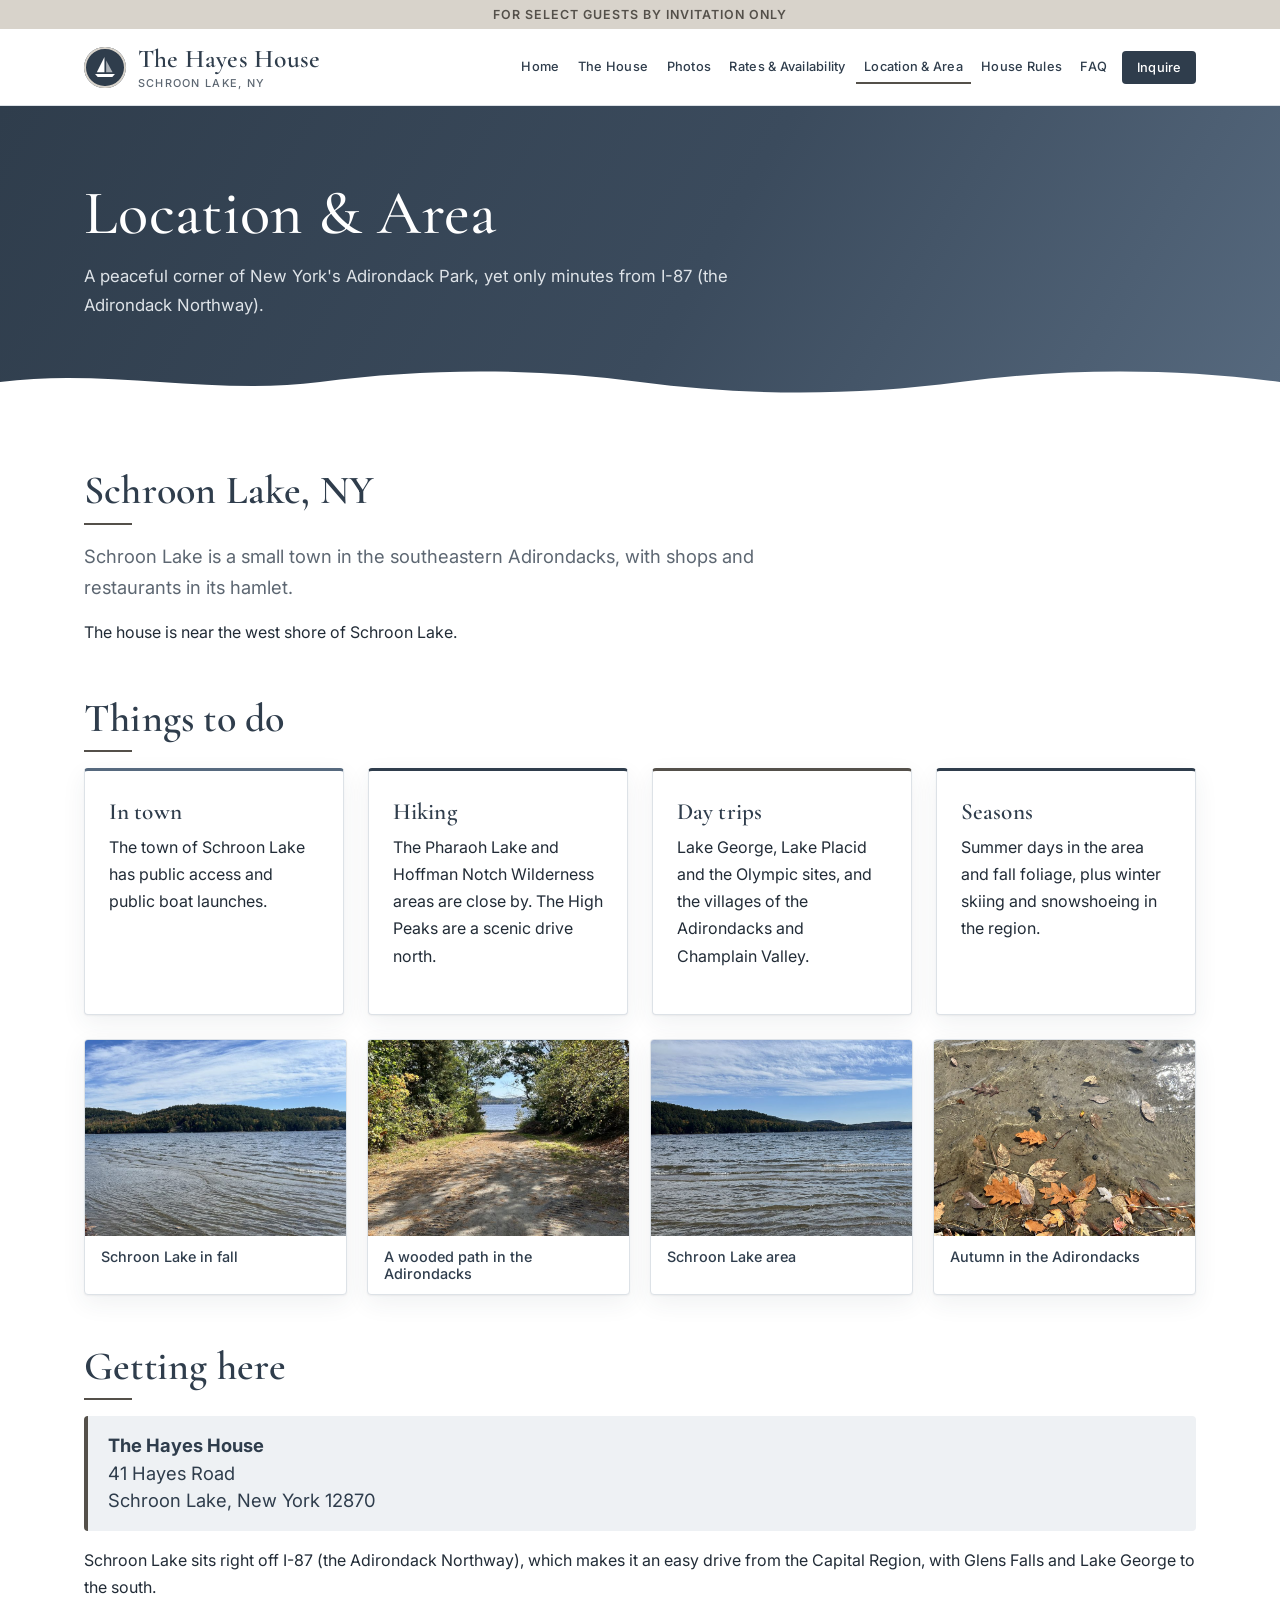
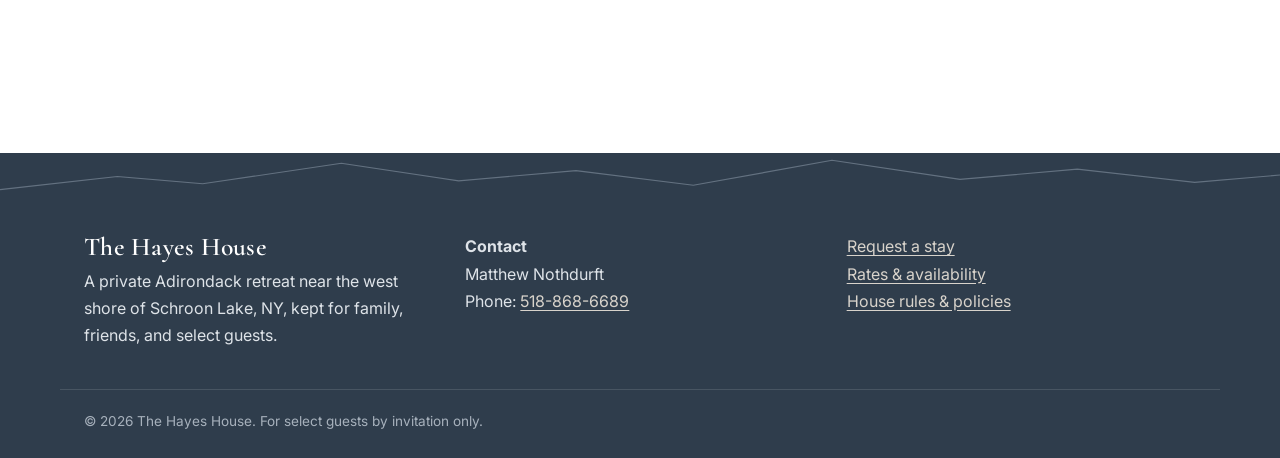
<file: location.html>
<!doctype html>
<html lang="en">
<head>
  <meta charset="utf-8">
  <meta name="viewport" content="width=device-width, initial-scale=1">
  <title>Location & Area | The Hayes House</title>
  <meta name="description" content="Schroon Lake, NY, and nearby Adirondack activities.">
  <link rel="preconnect" href="https://fonts.googleapis.com">
  <link rel="preconnect" href="https://fonts.gstatic.com" crossorigin>
  <link rel="stylesheet" href="https://fonts.googleapis.com/css2?family=Cormorant+Garamond:wght@500;600;700&amp;family=Inter:wght@400;500;600&amp;display=swap"> <!-- optional web fonts; system fallbacks are used offline -->
  <link rel="stylesheet" href="css/style.css">
  <link rel="icon" href="images/favicon.svg" type="image/svg+xml">
  <script src="js/main.js?v=3" defer></script>
  <link rel="canonical" href="https://41hayes.com/location.html">
  <meta property="og:type" content="website">
  <meta property="og:site_name" content="The Hayes House">
  <meta property="og:title" content="Location &amp; Area | The Hayes House">
  <meta property="og:description" content="Schroon Lake, NY, and nearby Adirondack activities.">
  <meta property="og:url" content="https://41hayes.com/location.html">
  <meta property="og:image" content="https://41hayes.com/images/house-front.jpg">
  <meta name="twitter:card" content="summary_large_image">
</head>
<body>
  <a class="skip" href="#main">Skip to content</a>
  <div class="draft-banner" role="note">For select guests by invitation only</div>
  <header class="site-header">
    <div class="wrap header-inner">
      <a href="index.html" class="logo">
        <span class="logo-mark" aria-hidden="true"><svg viewBox="0 0 48 48" width="28" height="28" focusable="false"><path d="M23 7 V33 H10 Z" fill="currentColor"/><path d="M26 13 V33 H37 Z" fill="currentColor" opacity=".6"/><path d="M7 36 H41 L36.5 41 H11.5 Z" fill="currentColor"/></svg></span>
        <span><span class="logo-name" data-site="name">The Hayes House</span><span class="logo-sub">Schroon Lake, NY</span></span>
      </a>
      <button class="nav-toggle" type="button" aria-expanded="false" aria-controls="site-nav">Menu</button>
      <nav class="site-nav" id="site-nav" aria-label="Main">
        <ul>
          <li><a href="index.html">Home</a></li>
          <li><a href="house.html">The House</a></li>
          <li><a href="gallery.html">Photos</a></li>
          <li><a href="rates.html">Rates &amp; Availability</a></li>
          <li><a href="location.html">Location &amp; Area</a></li>
          <li><a href="rules.html">House Rules</a></li>
          <li><a href="faq.html">FAQ</a></li>
          <li><a href="inquire.html" class="nav-cta">Inquire</a></li>
        </ul>
      </nav>
    </div>
  </header>

  <main id="main">
    <section class="page-hero">
      <div class="wrap">
        <h1>Location &amp; Area</h1>
        <p>A peaceful corner of New York's Adirondack Park, yet only minutes from I-87 (the Adirondack Northway).</p>
      </div>
    </section>
    <section class="section">
      <div class="wrap">
        <h2>Schroon Lake, NY</h2>
        <p class="lead">Schroon Lake is a small town in the southeastern Adirondacks, with shops and restaurants in its hamlet.</p>
        <p>The house is near the west shore of Schroon Lake.</p>

        <h2>Things to do</h2>
        <div class="grid">
          <div class="card steel"><h3>In town</h3><p>The town of Schroon Lake has public access and public boat launches.</p></div>
          <div class="card"><h3>Hiking</h3><p>The Pharaoh Lake and Hoffman Notch Wilderness areas are close by. The High Peaks are a scenic drive north.</p></div>
          <div class="card wood"><h3>Day trips</h3><p>Lake George, Lake Placid and the Olympic sites, and the villages of the Adirondacks and Champlain Valley.</p></div>
          <div class="card"><h3>Seasons</h3><p>Summer days in the area and fall foliage, plus winter skiing and snowshoeing in the region.</p></div>
        </div>

        <div class="photo-pair">
          <figure><img src="images/lake-shoreline-800.jpg" srcset="images/lake-shoreline-800.jpg 800w, images/lake-shoreline.jpg 1600w" sizes="(max-width: 700px) 100vw, 300px" alt="Schroon Lake on a clear fall day, with wooded hills in autumn color across the water" loading="lazy" width="1600" height="1200"><figcaption>Schroon Lake in fall</figcaption></figure>
          <figure><img src="images/wooded-path-1000.jpg" srcset="images/wooded-path-1000.jpg 1000w, images/wooded-path.jpg 2000w" sizes="(max-width: 700px) 100vw, 300px" alt="A sandy path through tall pines and early fall foliage on a sunny day" loading="lazy" width="1500" height="2000"><figcaption>A wooded path in the Adirondacks</figcaption></figure>
          <figure><img src="images/area-view-1000.jpg" srcset="images/area-view-1000.jpg 1000w, images/area-view.jpg 2000w" sizes="(max-width: 700px) 100vw, 300px" alt="Wispy clouds over wooded Adirondack hills on a clear autumn day" loading="lazy" width="2000" height="1500"><figcaption>Schroon Lake area</figcaption></figure>
          <figure><img src="images/autumn-leaves-1000.jpg" srcset="images/autumn-leaves-1000.jpg 1000w, images/autumn-leaves.jpg 2000w" sizes="(max-width: 700px) 100vw, 300px" alt="Orange and gold autumn leaves" loading="lazy" width="2000" height="1500"><figcaption>Autumn in the Adirondacks</figcaption></figure>
        </div>

        <h2>Getting here</h2>
        <address style="font-style:normal; font-size:1.15rem; line-height:1.5; margin:0 0 1rem; padding:1rem 1.25rem; background:var(--mist); border-left:4px solid var(--bronze); border-radius:var(--radius); color:var(--navy);"><strong>The Hayes House</strong><br>41 Hayes Road<br>Schroon Lake, New York 12870</address>
        <p>Schroon Lake sits right off I-87 (the Adirondack Northway), which makes it an easy drive from the Capital Region, with Glens Falls and Lake George to the south.</p>
      </div>
    </section>
  </main>

  <footer class="site-footer">
    <svg class="ridge" viewBox="0 0 1200 60" preserveAspectRatio="none" aria-hidden="true" focusable="false"><path d="M0 50 L110 32 L190 42 L320 14 L430 38 L540 24 L650 44 L780 10 L900 36 L1010 22 L1120 40 L1200 30" fill="none" stroke="currentColor" stroke-width="1.5"/></svg>
    <div class="wrap footer-grid">
      <div>
        <p><span class="logo-name" data-site="name">The Hayes House</span>
        A private Adirondack retreat near the west shore of Schroon Lake, NY, kept for family, friends, and select guests.</p>
      </div>
      <div>
        <p><strong>Contact</strong><br>
        Matthew Nothdurft<br>
        Phone: <a href="tel:+15188686689">518-868-6689</a></p>
      </div>
      <div>
        <p><a href="inquire.html">Request a stay</a><br>
        <a href="rates.html">Rates &amp; availability</a><br>
        <a href="rules.html">House rules &amp; policies</a></p>
      </div>
    </div>
    <p class="wrap small">© <span data-year>2026</span> <span data-site="name">The Hayes House</span>. For select guests by invitation only.</p>
  </footer>
</body>
</html>
</file>
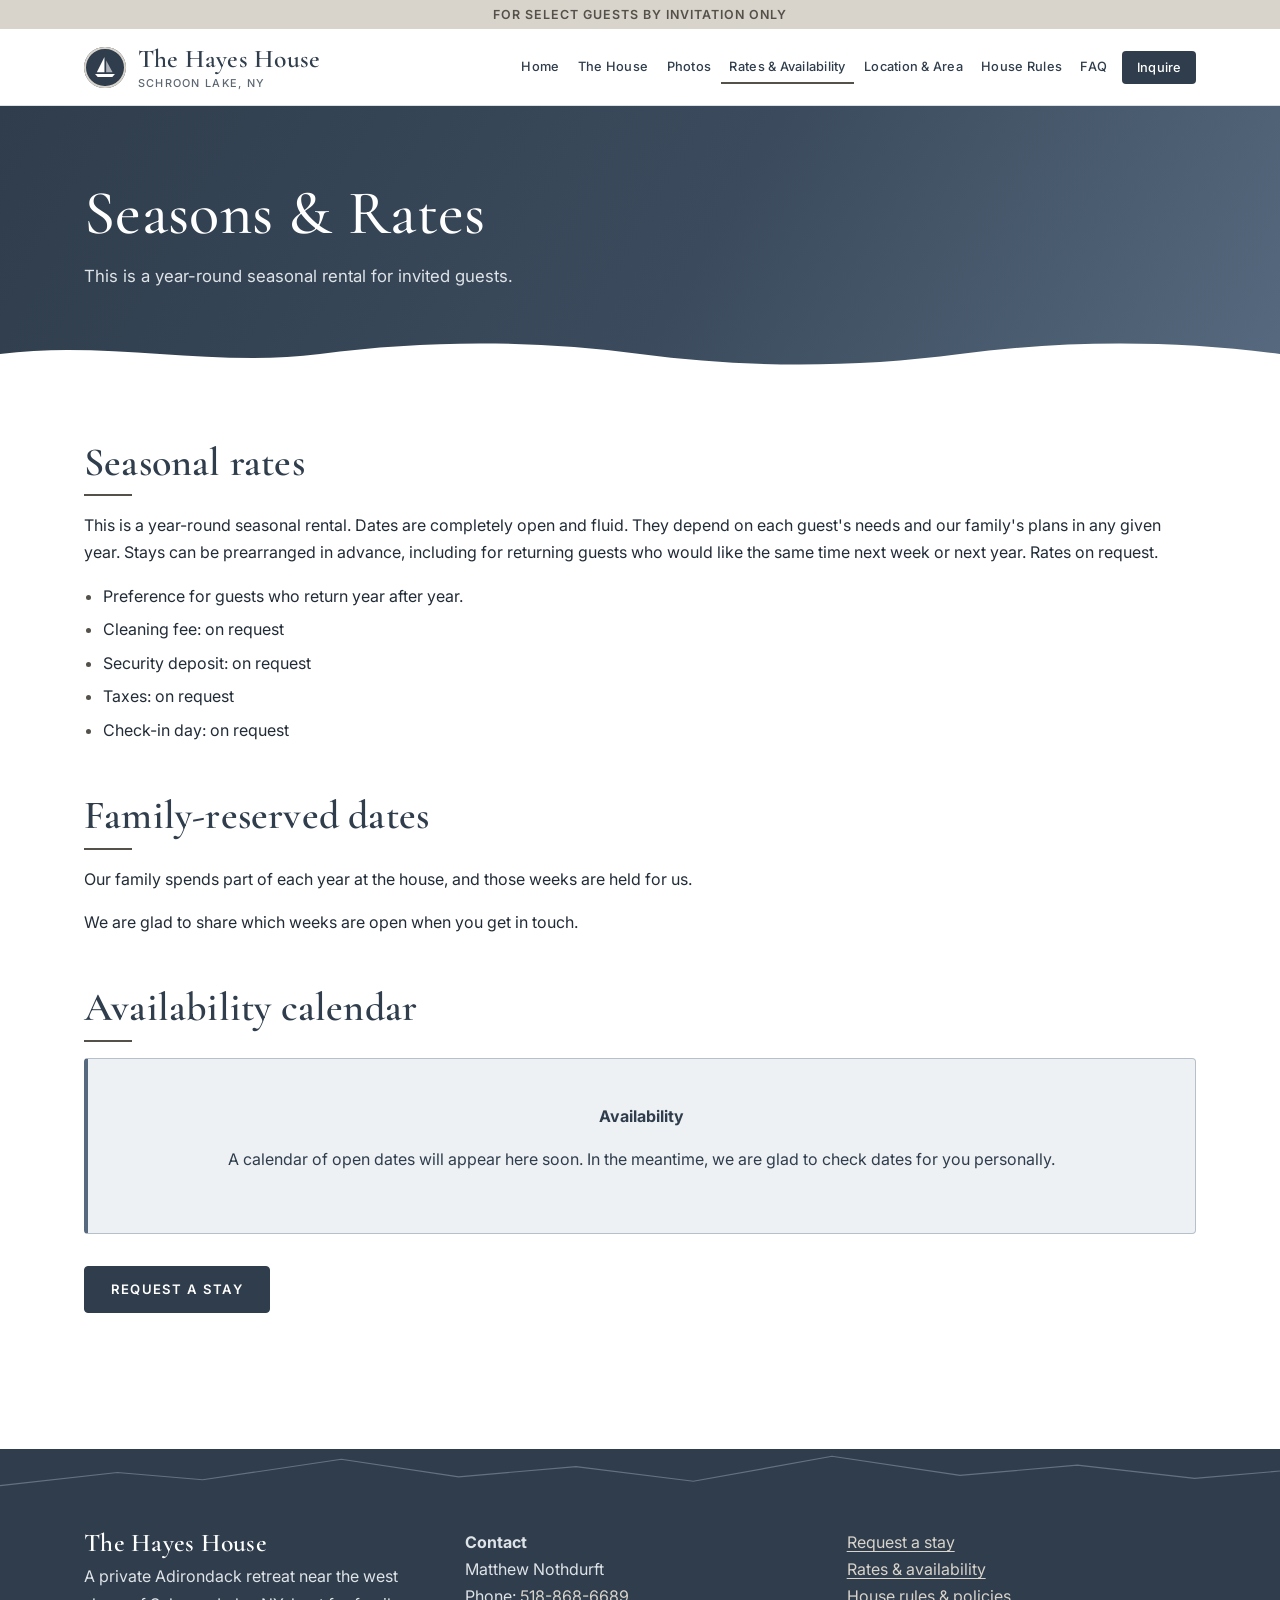
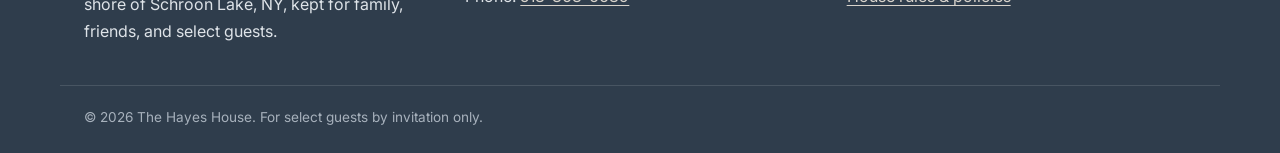
<file: rates.html>
<!doctype html>
<html lang="en">
<head>
  <meta charset="utf-8">
  <meta name="viewport" content="width=device-width, initial-scale=1">
  <title>Rates & Availability | The Hayes House</title>
  <meta name="description" content="Seasonal rates and availability for The Hayes House.">
  <link rel="preconnect" href="https://fonts.googleapis.com">
  <link rel="preconnect" href="https://fonts.gstatic.com" crossorigin>
  <link rel="stylesheet" href="https://fonts.googleapis.com/css2?family=Cormorant+Garamond:wght@500;600;700&amp;family=Inter:wght@400;500;600&amp;display=swap"> <!-- optional web fonts; system fallbacks are used offline -->
  <link rel="stylesheet" href="css/style.css">
  <link rel="icon" href="images/favicon.svg" type="image/svg+xml">
  <script src="js/main.js?v=3" defer></script>
  <link rel="canonical" href="https://41hayes.com/rates.html">
  <meta property="og:type" content="website">
  <meta property="og:site_name" content="The Hayes House">
  <meta property="og:title" content="Rates &amp; Availability | The Hayes House">
  <meta property="og:description" content="Seasonal rates and availability for The Hayes House.">
  <meta property="og:url" content="https://41hayes.com/rates.html">
  <meta property="og:image" content="https://41hayes.com/images/house-front.jpg">
  <meta name="twitter:card" content="summary_large_image">
</head>
<body>
  <a class="skip" href="#main">Skip to content</a>
  <div class="draft-banner" role="note">For select guests by invitation only</div>
  <header class="site-header">
    <div class="wrap header-inner">
      <a href="index.html" class="logo">
        <span class="logo-mark" aria-hidden="true"><svg viewBox="0 0 48 48" width="28" height="28" focusable="false"><path d="M23 7 V33 H10 Z" fill="currentColor"/><path d="M26 13 V33 H37 Z" fill="currentColor" opacity=".6"/><path d="M7 36 H41 L36.5 41 H11.5 Z" fill="currentColor"/></svg></span>
        <span><span class="logo-name" data-site="name">The Hayes House</span><span class="logo-sub">Schroon Lake, NY</span></span>
      </a>
      <button class="nav-toggle" type="button" aria-expanded="false" aria-controls="site-nav">Menu</button>
      <nav class="site-nav" id="site-nav" aria-label="Main">
        <ul>
          <li><a href="index.html">Home</a></li>
          <li><a href="house.html">The House</a></li>
          <li><a href="gallery.html">Photos</a></li>
          <li><a href="rates.html">Rates &amp; Availability</a></li>
          <li><a href="location.html">Location &amp; Area</a></li>
          <li><a href="rules.html">House Rules</a></li>
          <li><a href="faq.html">FAQ</a></li>
          <li><a href="inquire.html" class="nav-cta">Inquire</a></li>
        </ul>
      </nav>
    </div>
  </header>

  <main id="main">
    <section class="page-hero">
      <div class="wrap">
        <h1>Seasons &amp; Rates</h1>
        <p>This is a year-round seasonal rental for invited guests.</p>
      </div>
    </section>
    <section class="section">
      <div class="wrap">
        <h2>Seasonal rates</h2>
        <p>This is a year-round seasonal rental. Dates are completely open and fluid. They depend on each guest's needs and our family's plans in any given year. Stays can be prearranged in advance, including for returning guests who would like the same time next week or next year. Rates on request.</p>
        <ul class="checks">
          <li>Preference for guests who return year after year.</li>
          <li>Cleaning fee: on request</li>
          <li>Security deposit: on request</li>
          <li>Taxes: on request</li>
          <li>Check-in day: on request</li>
        </ul>

        <h2>Family-reserved dates</h2>
        <p>Our family spends part of each year at the house, and those weeks are held for us.</p>
        <p>We are glad to share which weeks are open when you get in touch.</p>

        <h2>Availability calendar</h2>
        <div class="embed-ph" role="note">
          <p><strong>Availability</strong></p>
          <p>A calendar of open dates will appear here soon. In the meantime, we are glad to check dates for you personally.</p>
        </div>
        <div class="btn-row"><a class="btn" href="inquire.html">Request a stay</a></div>
      </div>
    </section>
  </main>

  <footer class="site-footer">
    <svg class="ridge" viewBox="0 0 1200 60" preserveAspectRatio="none" aria-hidden="true" focusable="false"><path d="M0 50 L110 32 L190 42 L320 14 L430 38 L540 24 L650 44 L780 10 L900 36 L1010 22 L1120 40 L1200 30" fill="none" stroke="currentColor" stroke-width="1.5"/></svg>
    <div class="wrap footer-grid">
      <div>
        <p><span class="logo-name" data-site="name">The Hayes House</span>
        A private Adirondack retreat near the west shore of Schroon Lake, NY, kept for family, friends, and select guests.</p>
      </div>
      <div>
        <p><strong>Contact</strong><br>
        Matthew Nothdurft<br>
        Phone: <a href="tel:+15188686689">518-868-6689</a></p>
      </div>
      <div>
        <p><a href="inquire.html">Request a stay</a><br>
        <a href="rates.html">Rates &amp; availability</a><br>
        <a href="rules.html">House rules &amp; policies</a></p>
      </div>
    </div>
    <p class="wrap small">© <span data-year>2026</span> <span data-site="name">The Hayes House</span>. For select guests by invitation only.</p>
  </footer>
</body>
</html>
</file>
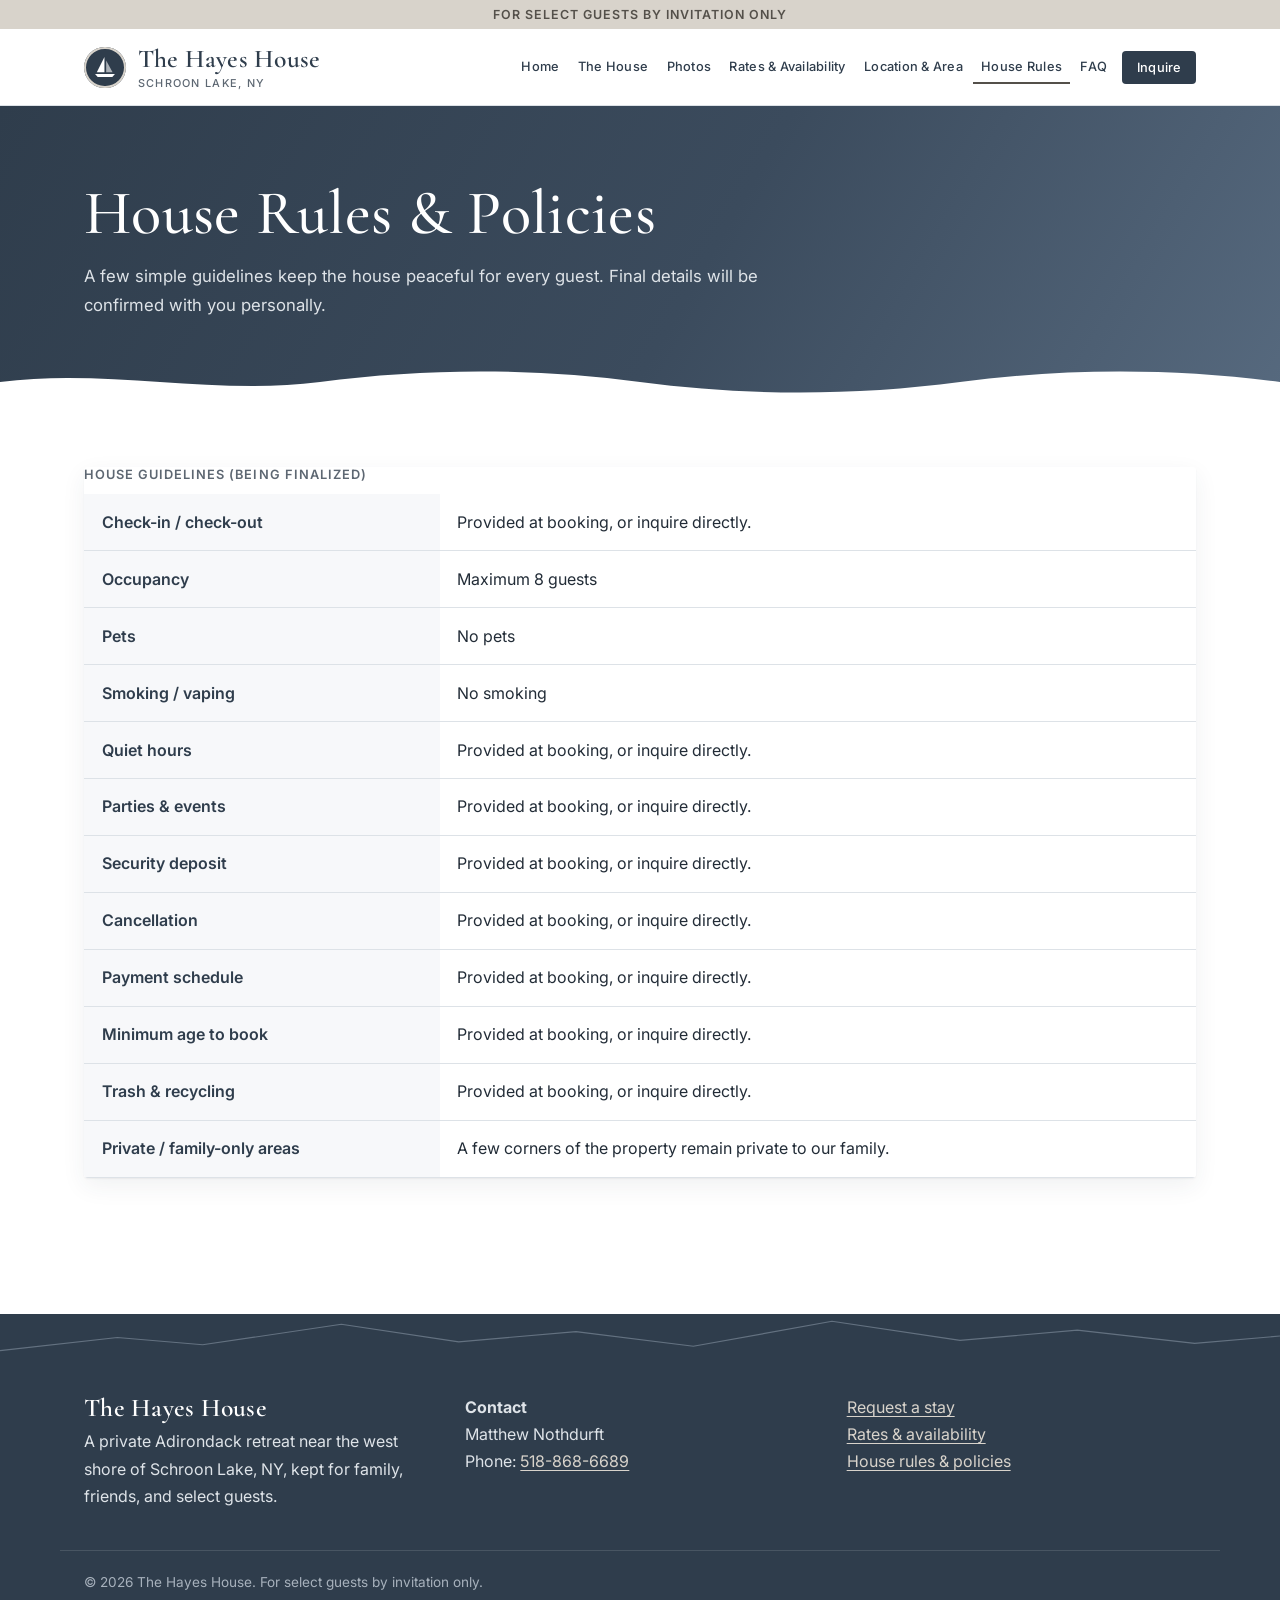
<file: rules.html>
<!doctype html>
<html lang="en">
<head>
  <meta charset="utf-8">
  <meta name="viewport" content="width=device-width, initial-scale=1">
  <title>House Rules & Policies | The Hayes House</title>
  <meta name="description" content="House rules and rental policies for The Hayes House.">
  <link rel="preconnect" href="https://fonts.googleapis.com">
  <link rel="preconnect" href="https://fonts.gstatic.com" crossorigin>
  <link rel="stylesheet" href="https://fonts.googleapis.com/css2?family=Cormorant+Garamond:wght@500;600;700&amp;family=Inter:wght@400;500;600&amp;display=swap"> <!-- optional web fonts; system fallbacks are used offline -->
  <link rel="stylesheet" href="css/style.css">
  <link rel="icon" href="images/favicon.svg" type="image/svg+xml">
  <script src="js/main.js?v=3" defer></script>
  <link rel="canonical" href="https://41hayes.com/rules.html">
  <meta property="og:type" content="website">
  <meta property="og:site_name" content="The Hayes House">
  <meta property="og:title" content="House Rules &amp; Policies | The Hayes House">
  <meta property="og:description" content="House rules and rental policies for The Hayes House.">
  <meta property="og:url" content="https://41hayes.com/rules.html">
  <meta property="og:image" content="https://41hayes.com/images/house-front.jpg">
  <meta name="twitter:card" content="summary_large_image">
</head>
<body>
  <a class="skip" href="#main">Skip to content</a>
  <div class="draft-banner" role="note">For select guests by invitation only</div>
  <header class="site-header">
    <div class="wrap header-inner">
      <a href="index.html" class="logo">
        <span class="logo-mark" aria-hidden="true"><svg viewBox="0 0 48 48" width="28" height="28" focusable="false"><path d="M23 7 V33 H10 Z" fill="currentColor"/><path d="M26 13 V33 H37 Z" fill="currentColor" opacity=".6"/><path d="M7 36 H41 L36.5 41 H11.5 Z" fill="currentColor"/></svg></span>
        <span><span class="logo-name" data-site="name">The Hayes House</span><span class="logo-sub">Schroon Lake, NY</span></span>
      </a>
      <button class="nav-toggle" type="button" aria-expanded="false" aria-controls="site-nav">Menu</button>
      <nav class="site-nav" id="site-nav" aria-label="Main">
        <ul>
          <li><a href="index.html">Home</a></li>
          <li><a href="house.html">The House</a></li>
          <li><a href="gallery.html">Photos</a></li>
          <li><a href="rates.html">Rates &amp; Availability</a></li>
          <li><a href="location.html">Location &amp; Area</a></li>
          <li><a href="rules.html">House Rules</a></li>
          <li><a href="faq.html">FAQ</a></li>
          <li><a href="inquire.html" class="nav-cta">Inquire</a></li>
        </ul>
      </nav>
    </div>
  </header>

  <main id="main">
    <section class="page-hero">
      <div class="wrap">
        <h1>House Rules &amp; Policies</h1>
        <p>A few simple guidelines keep the house peaceful for every guest. Final details will be confirmed with you personally.</p>
      </div>
    </section>
    <section class="section">
      <div class="wrap">
        <div class="table-wrap">
          <table>
            <caption>House guidelines (being finalized)</caption>
            <tbody>
              <tr><th scope="row">Check-in / check-out</th><td>Provided at booking, or inquire directly.</td></tr>
              <tr><th scope="row">Occupancy</th><td>Maximum 8 guests</td></tr>
              <tr><th scope="row">Pets</th><td>No pets</td></tr>
              <tr><th scope="row">Smoking / vaping</th><td>No smoking</td></tr>
              <tr><th scope="row">Quiet hours</th><td>Provided at booking, or inquire directly.</td></tr>
              <tr><th scope="row">Parties &amp; events</th><td>Provided at booking, or inquire directly.</td></tr>
              <tr><th scope="row">Security deposit</th><td>Provided at booking, or inquire directly.</td></tr>
              <tr><th scope="row">Cancellation</th><td>Provided at booking, or inquire directly.</td></tr>
              <tr><th scope="row">Payment schedule</th><td>Provided at booking, or inquire directly.</td></tr>
              <tr><th scope="row">Minimum age to book</th><td>Provided at booking, or inquire directly.</td></tr>
              <tr><th scope="row">Trash &amp; recycling</th><td>Provided at booking, or inquire directly.</td></tr>
              <tr><th scope="row">Private / family-only areas</th><td>A few corners of the property remain private to our family.</td></tr>
            </tbody>
          </table>
        </div>
      </div>
    </section>
  </main>

  <footer class="site-footer">
    <svg class="ridge" viewBox="0 0 1200 60" preserveAspectRatio="none" aria-hidden="true" focusable="false"><path d="M0 50 L110 32 L190 42 L320 14 L430 38 L540 24 L650 44 L780 10 L900 36 L1010 22 L1120 40 L1200 30" fill="none" stroke="currentColor" stroke-width="1.5"/></svg>
    <div class="wrap footer-grid">
      <div>
        <p><span class="logo-name" data-site="name">The Hayes House</span>
        A private Adirondack retreat near the west shore of Schroon Lake, NY, kept for family, friends, and select guests.</p>
      </div>
      <div>
        <p><strong>Contact</strong><br>
        Matthew Nothdurft<br>
        Phone: <a href="tel:+15188686689">518-868-6689</a></p>
      </div>
      <div>
        <p><a href="inquire.html">Request a stay</a><br>
        <a href="rates.html">Rates &amp; availability</a><br>
        <a href="rules.html">House rules &amp; policies</a></p>
      </div>
    </div>
    <p class="wrap small">© <span data-year>2026</span> <span data-site="name">The Hayes House</span>. For select guests by invitation only.</p>
  </footer>
</body>
</html>
</file>
<file: css/style.css>
/* The Hayes House: shared styles (coastal / nautical theme). Edit colors in :root. */
:root {
  --navy: #2f3d4c;        /* SW 6244 Naval */
  --navy-2: #3b4b5d;
  --steel: #56697e;       /* lighter Naval */
  --sky: #a3b1c0;
  --mist: #eef1f4;        /* pale Naval tint */
  --white: #ffffff;
  --bronze: #54504a;      /* SW 7048 Urbane Bronze */
  --bronze-tint: #d8d3cb; /* light Urbane Bronze tint */
  --brass: var(--bronze);
  --brass-dark: var(--bronze);
  --ink: #222c37;
  --muted: #5d6772;
  --line: #dde2e7;
  --radius: 4px;
  --shadow: 0 1px 2px rgba(47,61,76,.06), 0 8px 24px rgba(47,61,76,.07);
  --max: 1160px;
  --serif: "Cormorant Garamond", "Playfair Display", "Iowan Old Style", "Palatino Linotype", Palatino, Georgia, serif;
  --sans: "Inter", -apple-system, BlinkMacSystemFont, "Segoe UI", Roboto, "Helvetica Neue", Arial, sans-serif;
}
* { box-sizing: border-box; }
html { scroll-behavior: smooth; }
body { margin: 0; color: var(--ink); background: var(--white); font: 400 1rem/1.7 var(--sans); -webkit-font-smoothing: antialiased; }
h1, h2, h3 { font-family: var(--serif); font-weight: 600; line-height: 1.15; color: var(--navy); letter-spacing: .005em; }
h1 { font-size: clamp(2.4rem, 6vw, 3.9rem); margin: 0 0 .75rem; }
h2 { font-size: clamp(1.8rem, 3.6vw, 2.5rem); margin: 3rem 0 1rem; }
h2::after { content: ""; display: block; width: 48px; height: 2px; background: var(--brass); margin-top: .6rem; }
h3 { font-size: 1.45rem; margin: 0 0 .5rem; }
p { margin: 0 0 1rem; }
a { color: var(--steel); text-underline-offset: 3px; }
a:hover { color: var(--navy); }
a:focus-visible, button:focus-visible, input:focus-visible, select:focus-visible, textarea:focus-visible, summary:focus-visible {
  outline: 2px solid var(--brass); outline-offset: 3px;
}
img { max-width: 100%; height: auto; display: block; }
.wrap { max-width: var(--max); margin: 0 auto; padding: 0 1.5rem; }
.section { padding: 4.5rem 0; }
.section > .wrap > h2:first-child { margin-top: 0; }
.section.alt { background: var(--mist); }
.lead { font-size: 1.15rem; color: var(--muted); max-width: 46rem; }
.small { font-size: .85rem; color: var(--muted); }

.skip { position: absolute; left: -999px; top: 0; background: #fff; padding: .5rem 1rem; z-index: 100; }
.skip:focus { left: 1rem; }

/* Placeholder callouts, intentionally obvious */
.ph { display: inline; background: #fff7e6; color: #5a4214; border: 1px solid #e3c98f; border-left: 4px solid var(--brass-dark);
  padding: .1rem .5rem; border-radius: 2px; font: 500 .9em/1.6 var(--sans); box-decoration-break: clone; -webkit-box-decoration-break: clone; }
.ph::before { content: "PLACEHOLDER · "; font-weight: 700; letter-spacing: .06em; font-size: .85em; color: #8a5a00; }
.ph.confirm { background: #eceff3; border-color: #b5c0cc; border-left-color: var(--steel); color: var(--navy); }
.ph.confirm::before { content: "WORDING TO CONFIRM · "; color: var(--steel); }
.draft-banner { background: var(--bronze-tint); color: var(--bronze); text-align: center; font: 600 .78rem var(--sans); letter-spacing: .08em; text-transform: uppercase; padding: .45rem 1rem; }

/* Header */
.site-header { background: rgba(255,255,255,.96); backdrop-filter: blur(6px); border-bottom: 1px solid var(--line); position: sticky; top: 0; z-index: 50; }
.header-inner { position: relative; display: flex; align-items: center; justify-content: space-between; gap: 1rem; min-height: 4.75rem; }
.logo { display: flex; align-items: center; gap: .75rem; color: var(--navy); text-decoration: none; }
.logo:hover { color: var(--navy); }
.logo-mark { width: 2.6rem; height: 2.6rem; border-radius: 50%; background: var(--navy); color: var(--white); display: grid; place-items: center; box-shadow: inset 0 0 0 2px var(--bronze-tint); }
.logo-name { font: 600 1.6rem/1.1 var(--serif); letter-spacing: .01em; display: block; }
.logo-sub { font: 500 .68rem var(--sans); letter-spacing: .12em; text-transform: uppercase; color: var(--muted); display: block; margin-top: .15rem; }
.nav-toggle { display: none; background: transparent; border: 1px solid var(--navy); color: var(--navy); border-radius: var(--radius); padding: .45rem .9rem; font: 600 .8rem var(--sans); letter-spacing: .1em; text-transform: uppercase; cursor: pointer; }
.site-nav ul { list-style: none; display: flex; flex-wrap: nowrap; align-items: center; gap: .15rem; margin: 0; padding: 0; }
.site-nav a { color: var(--navy); text-decoration: none; padding: .5rem .5rem; font: 500 .8rem var(--sans); letter-spacing: .02em; white-space: nowrap; display: block; border-bottom: 2px solid transparent; }
.site-nav a:hover { color: var(--steel); }
.site-nav a[aria-current="page"] { border-bottom-color: var(--brass); }
.site-nav a.nav-cta { background: var(--navy); color: var(--white); border-radius: var(--radius); padding: .55rem .9rem; margin-left: .3rem; border-bottom: 0; }
.site-nav a.nav-cta:hover { background: var(--steel); color: var(--white); }
@media (max-width: 1180px) {
  .nav-toggle { display: block; }
  .site-nav { display: none; position: absolute; left: 0; right: 0; top: 100%; background: var(--white); border-bottom: 1px solid var(--line); box-shadow: var(--shadow); padding: .75rem 1.5rem 1.25rem; }
  .site-nav.open { display: block; }
  .site-nav ul { flex-direction: column; align-items: stretch; flex-wrap: wrap; }
  .site-nav a.nav-cta { margin: .5rem 0 0; text-align: center; }
}

/* Hero: framed house photo over a muted lake background */
.hero { color: var(--white); padding: 4.5rem 0 5.5rem; position: relative;
  background: linear-gradient(100deg, rgba(47,61,76,.8) 0%, rgba(47,61,76,.5) 45%, rgba(47,61,76,.3) 100%), url("../images/lake-shoreline-soft.jpg") 50% 40%/cover no-repeat;
  background-color: var(--navy); }
.hero .wrap { width: 100%; }
.hero-grid { display: grid; grid-template-columns: minmax(0, 5fr) minmax(0, 7fr); align-items: center; }
.hero-panel { position: relative; z-index: 2; grid-column: 1; grid-row: 1; justify-self: end; margin-right: -3.5rem; max-width: 25rem; background: rgba(47,61,76,.9); -webkit-backdrop-filter: blur(6px); backdrop-filter: blur(6px); padding: 1.4rem 1.6rem 1.5rem; border-radius: var(--radius); border-left: 3px solid var(--bronze-tint); box-shadow: 0 12px 32px rgba(20,28,36,.35); }
.hero-photo { grid-column: 2; grid-row: 1; margin: 0; padding: 8px; background: var(--bronze-tint); border-radius: 6px; box-shadow: 0 2px 6px rgba(20,28,36,.25), 0 24px 48px rgba(20,28,36,.45); }
.hero-photo img { display: block; width: 100%; aspect-ratio: 3/2; object-fit: cover; object-position: 50% 20%; border-radius: 3px; }
.hero h1 { color: var(--white); font-weight: 500; font-size: clamp(1.8rem, 4vw, 2.5rem); margin: 0 0 .4rem; }
.hero p { font-size: .98rem; max-width: 28rem; color: #e9edf1; margin: 0 0 .4rem; }
.hero .btn-row { margin-top: .9rem; gap: .6rem; }
.hero .btn { padding: .6rem 1rem; font-size: .72rem; }
@media (max-width: 860px) {
  .hero { padding: 2rem 0 4.5rem; background-image: linear-gradient(to bottom, rgba(47,61,76,.3) 0%, rgba(47,61,76,.65) 60%, rgba(47,61,76,.85) 100%), url("../images/lake-shoreline-soft-800.jpg"); background-position: center, 50% 30%; }
  .hero-grid { grid-template-columns: 1fr; }
  .hero-photo { grid-column: 1; grid-row: 1; padding: 6px; }
  .hero-panel { grid-column: 1; grid-row: 2; justify-self: stretch; margin: -2.25rem .6rem 0; max-width: none; padding: 1.1rem 1.1rem 1.2rem; }
  .hero .btn-row { gap: .5rem; }
  .hero .btn { padding: .6rem .85rem; }
}
.hero .small { color: #e9edf1; }
.page-hero { background: linear-gradient(120deg, var(--navy) 0%, var(--navy-2) 55%, var(--steel) 100%); color: var(--white); padding: 4.5rem 0 4.75rem; position: relative; }
.page-hero h1 { color: var(--white); font-weight: 500; }
.page-hero p { margin: 0; color: #dee3e8; max-width: 44rem; font-size: 1.05rem; }
/* wave divider under page heroes */
.hero::after, .page-hero::after { content: ""; position: absolute; left: 0; right: 0; bottom: -1px; height: 28px;
  background: url("data:image/svg+xml,%3Csvg xmlns='http://www.w3.org/2000/svg' viewBox='0 0 1200 28' preserveAspectRatio='none'%3E%3Cpath d='M0 14 C100 0 200 28 300 14 S500 0 600 14 S800 28 900 14 S1100 0 1200 14 V28 H0 Z' fill='%23ffffff'/%3E%3C/svg%3E") center/100% 100% no-repeat; }

/* Buttons */
.btn { display: inline-block; background: var(--navy); color: var(--white); text-decoration: none; padding: .9rem 1.6rem; border-radius: var(--radius); font: 600 .82rem var(--sans); letter-spacing: .1em; text-transform: uppercase; border: 1px solid var(--navy); cursor: pointer; transition: background .2s, color .2s; }
.btn:hover { background: var(--steel); border-color: var(--steel); color: var(--white); }
.hero .btn { background: var(--bronze-tint); border-color: var(--bronze-tint); color: var(--navy); }
.hero .btn:hover { background: var(--white); border-color: var(--white); }
.btn.secondary, .hero .btn.secondary { background: transparent; border-color: currentColor; color: inherit; }
.btn.secondary:hover { background: var(--navy); color: var(--white); }
.hero .btn.secondary:hover { background: var(--white); color: var(--navy); }
.btn-row { display: flex; flex-wrap: wrap; gap: .9rem; margin-top: 2rem; }

/* Cards & grids */
.grid { display: grid; gap: 1.5rem; grid-template-columns: repeat(auto-fit, minmax(240px, 1fr)); }
.card { background: var(--white); border: 1px solid var(--line); border-top: 3px solid var(--navy); border-radius: var(--radius); padding: 1.75rem 1.5rem; box-shadow: var(--shadow); }
.card.steel { border-top-color: var(--steel); }
.card.wood { border-top-color: var(--brass); }

/* Gallery */
.gallery { display: grid; gap: 1.25rem; grid-template-columns: repeat(auto-fill, minmax(240px, 1fr)); }
.gallery.three { grid-template-columns: repeat(auto-fit, minmax(240px, 1fr)); }
.gallery figure { margin: 0; background: var(--white); border-radius: var(--radius); overflow: hidden; border: 1px solid var(--line); box-shadow: var(--shadow); }
.gallery img { aspect-ratio: 4/3; object-fit: cover; width: 100%; }
.gallery figcaption { padding: .75rem 1rem; font: 500 .9rem var(--sans); color: var(--navy); }

/* Photos */
.feature-photo { margin: 1.5rem 0 2rem; border-radius: var(--radius); overflow: hidden; border: 1px solid var(--line); box-shadow: var(--shadow); background: var(--white); }
.feature-photo img { width: 100%; aspect-ratio: 16/9; object-fit: cover; object-position: 50% 35%; }
.feature-photo figcaption, .photo-pair figcaption { padding: .75rem 1rem; font: 500 .9rem var(--sans); color: var(--navy); }
.photo-pair { display: grid; gap: 1.25rem; grid-template-columns: repeat(auto-fit, minmax(260px, 1fr)); margin: 1.5rem 0 2rem; }
.photo-pair figure { margin: 0; background: var(--white); border-radius: var(--radius); overflow: hidden; border: 1px solid var(--line); box-shadow: var(--shadow); }
.photo-pair img { width: 100%; aspect-ratio: 4/3; object-fit: cover; }

/* Tables */
.table-wrap { overflow-x: auto; box-shadow: var(--shadow); border-radius: var(--radius); }
table { border-collapse: collapse; width: 100%; background: var(--white); }
caption { text-align: left; font: 600 .8rem var(--sans); letter-spacing: .08em; text-transform: uppercase; color: var(--muted); padding: 0 0 .75rem; background: var(--white); }
th, td { padding: .9rem 1.1rem; border-bottom: 1px solid var(--line); text-align: left; vertical-align: top; }
thead th { background: var(--navy); color: var(--white); font: 600 .78rem var(--sans); letter-spacing: .08em; text-transform: uppercase; }
tbody th { font-weight: 600; color: var(--navy); width: 32%; background: #f7f8fa; }
tr.blocked td { background: var(--mist); }

/* Calendar placeholder */
.embed-ph { border: 1px solid #b5c0cc; border-left: 4px solid var(--steel); border-radius: var(--radius); background: var(--mist); padding: 2.75rem 1.5rem; text-align: center; color: var(--navy); }

/* FAQ */
details.faq { background: var(--white); border: 1px solid var(--line); border-radius: var(--radius); padding: 1.1rem 1.4rem; margin-bottom: .75rem; box-shadow: 0 1px 2px rgba(47,61,76,.05); }
details.faq[open] { border-left: 3px solid var(--brass); }
details.faq summary { cursor: pointer; font: 600 1.3rem var(--serif); color: var(--navy); }
details.faq p { margin: .75rem 0 0; }

/* Forms */
form.inquiry { display: grid; gap: 1.1rem; background: var(--white); padding: 2rem; border-radius: var(--radius); border: 1px solid var(--line); box-shadow: var(--shadow); max-width: 42rem; }
.form-row { display: grid; gap: 1.1rem; grid-template-columns: repeat(auto-fit, minmax(180px, 1fr)); }
label { font: 600 .78rem var(--sans); letter-spacing: .08em; text-transform: uppercase; color: var(--navy); display: block; margin-bottom: .35rem; }
input, select, textarea { width: 100%; padding: .75rem .85rem; border: 1px solid #c9d0d8; border-radius: var(--radius); font: 1rem var(--sans); background: #fcfcfd; color: var(--ink); }
input:focus, select:focus, textarea:focus { border-color: var(--steel); }
.form-note { background: #fff7e6; border: 1px solid #e3c98f; border-left: 4px solid var(--brass-dark); color: #5a4214; padding: .85rem 1rem; border-radius: 2px; font-size: .92rem; margin: 0; }
#form-status { font-weight: 600; color: var(--navy); }

ul.checks { padding-left: 1.2rem; }
ul.checks li { margin: .4rem 0; }
ul.checks li::marker { color: var(--brass-dark); }

/* Footer */
.site-footer { background: var(--navy); color: #dee3e8; padding: 0 0 1.5rem; margin-top: 4rem; }
.site-footer .ridge { display: block; width: 100%; height: 44px; color: var(--sky); opacity: .45; margin-bottom: 2.25rem; }
.site-footer a { color: var(--bronze-tint); }
.site-footer a:hover { color: var(--white); }
.site-footer .logo-name { color: var(--white); margin-bottom: .4rem; }
.site-footer .small { color: #a7b1bc; border-top: 1px solid rgba(255,255,255,.12); padding-top: 1.25rem; margin-top: 1.5rem; }
.footer-grid { display: grid; gap: 2rem; grid-template-columns: repeat(auto-fit, minmax(220px, 1fr)); }

@media (prefers-reduced-motion: reduce) { html { scroll-behavior: auto; } .btn { transition: none; } }
</file>
